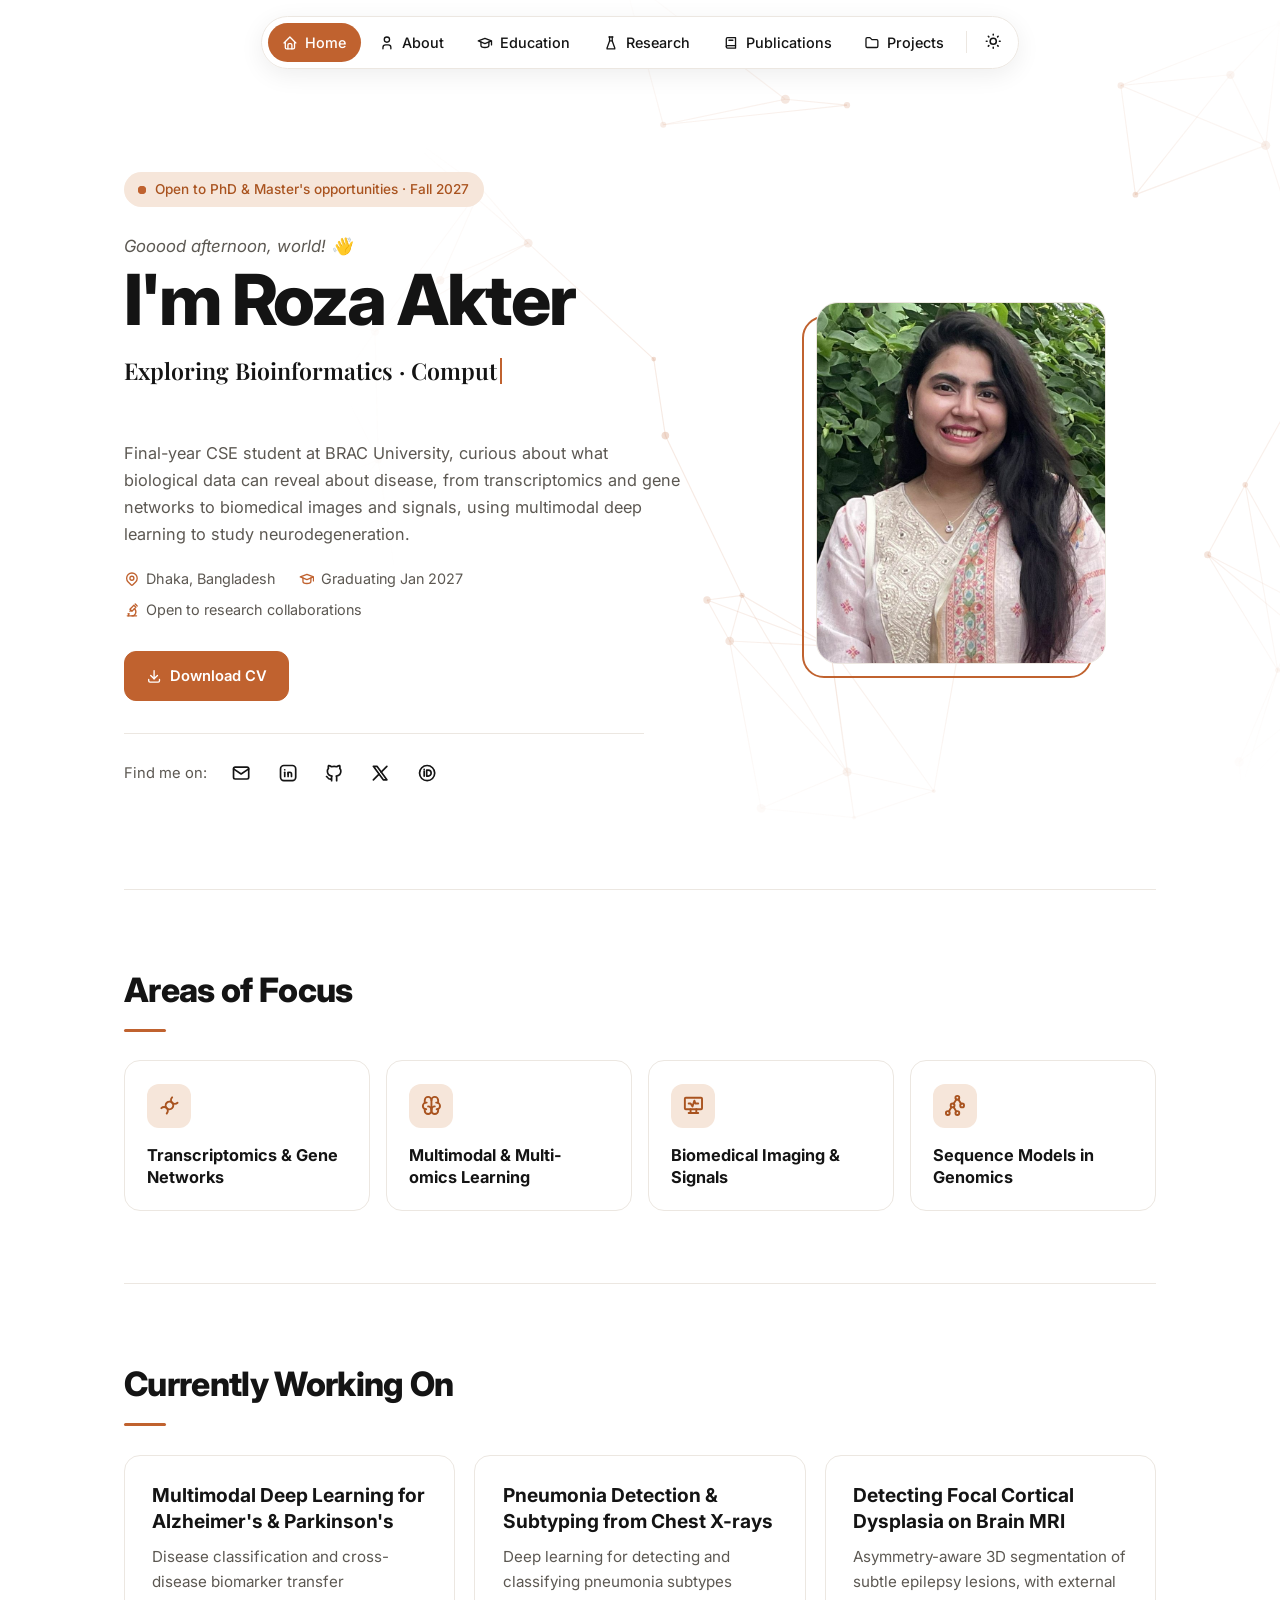
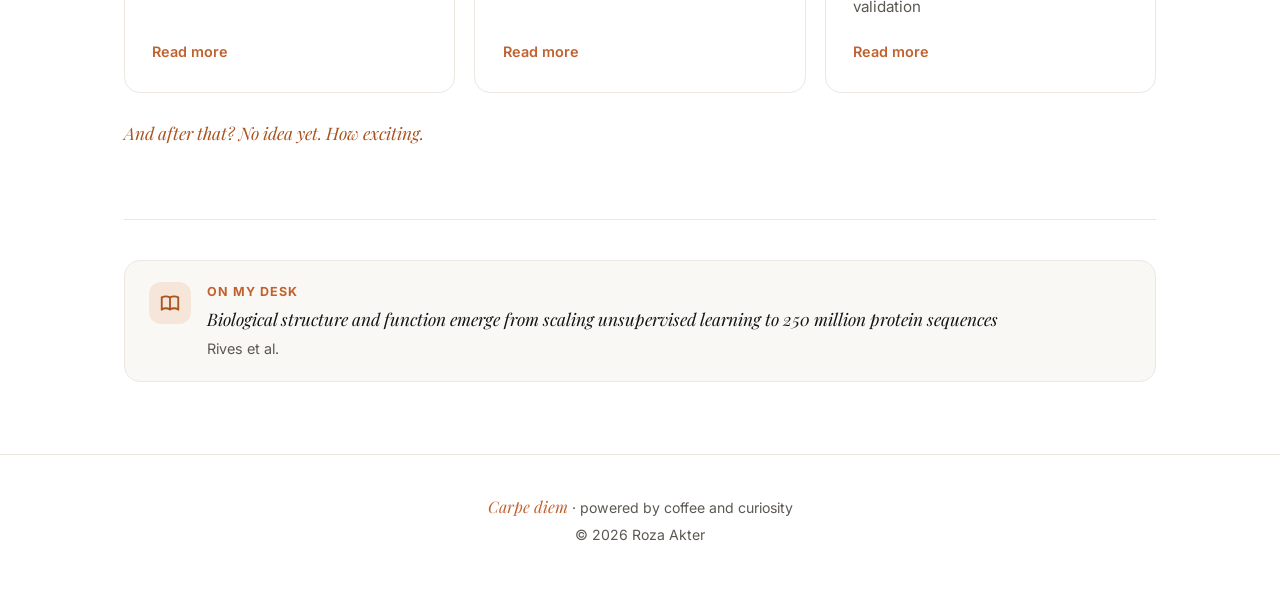
<file: index.html>
<!DOCTYPE html>
<html lang="en">
<head>
<meta charset="UTF-8">
<meta name="viewport" content="width=device-width, initial-scale=1.0">
<title>Roza Akter · Bioinformatics & Computational Biology</title>
<meta name="description" content="Roza Akter, final-year CSE student at BRAC University working on bioinformatics, computational biology, biomedical imaging and signals, and machine learning for health.">
<meta property="og:title" content="Roza Akter · Bioinformatics & Computational Biology">
<meta property="og:description" content="Final-year CSE student at BRAC University. Open to PhD & Master's opportunities, Fall 2027.">
<meta property="og:type" content="website">
<link rel="icon" href="data:image/svg+xml,<svg xmlns='http://www.w3.org/2000/svg' viewBox='0 0 64 64'><rect width='64' height='64' rx='14' fill='%23C0622F'/><text x='50%25' y='56%25' text-anchor='middle' dominant-baseline='middle' font-family='Arial,sans-serif' font-weight='800' font-size='34' fill='white'>R</text></svg>">
<link rel="preconnect" href="https://fonts.googleapis.com">
<link rel="preconnect" href="https://fonts.gstatic.com" crossorigin>
<link href="https://fonts.googleapis.com/css2?family=Inter:wght@400;500;600;700;800&family=Playfair+Display:ital,wght@0,600;1,500&display=swap" rel="stylesheet">
<script>
  /* Apply saved or system theme before the page paints */
  (function(){var t;try{t=localStorage.getItem("theme")}catch(e){}
  if(!t)t=window.matchMedia&&window.matchMedia("(prefers-color-scheme: dark)").matches?"dark":"light";
  document.documentElement.dataset.theme=t;})();
</script>
<link rel="stylesheet" href="assets/css/style.css">
</head>
<body data-page="home">

<header id="site-nav" class="nav-shell"></header>

<main class="wrap">
  <section class="hero">
    <div class="hero-bg net-bg"></div>
    <div id="hero-text"></div>
    <div id="hero-photo" class="photo-wrap"></div>
  </section>

  <section class="section">
    <h2 class="section-title">Areas of Focus</h2>
    <div id="focus-grid" class="focus-grid"></div>
  </section>

  <section class="section">
    <h2 class="section-title">Currently Working On</h2>
    <div id="work-grid" class="work-grid"></div>
  </section>

  <section class="section" style="padding-top:2.5rem">
    <div id="desk"></div>
  </section>
</main>

<footer id="site-footer" class="footer"></footer>

<script src="assets/js/icons.js"></script>
<script src="assets/js/data.js"></script>
<script src="assets/js/main.js"></script>
</body>
</html>
</file>
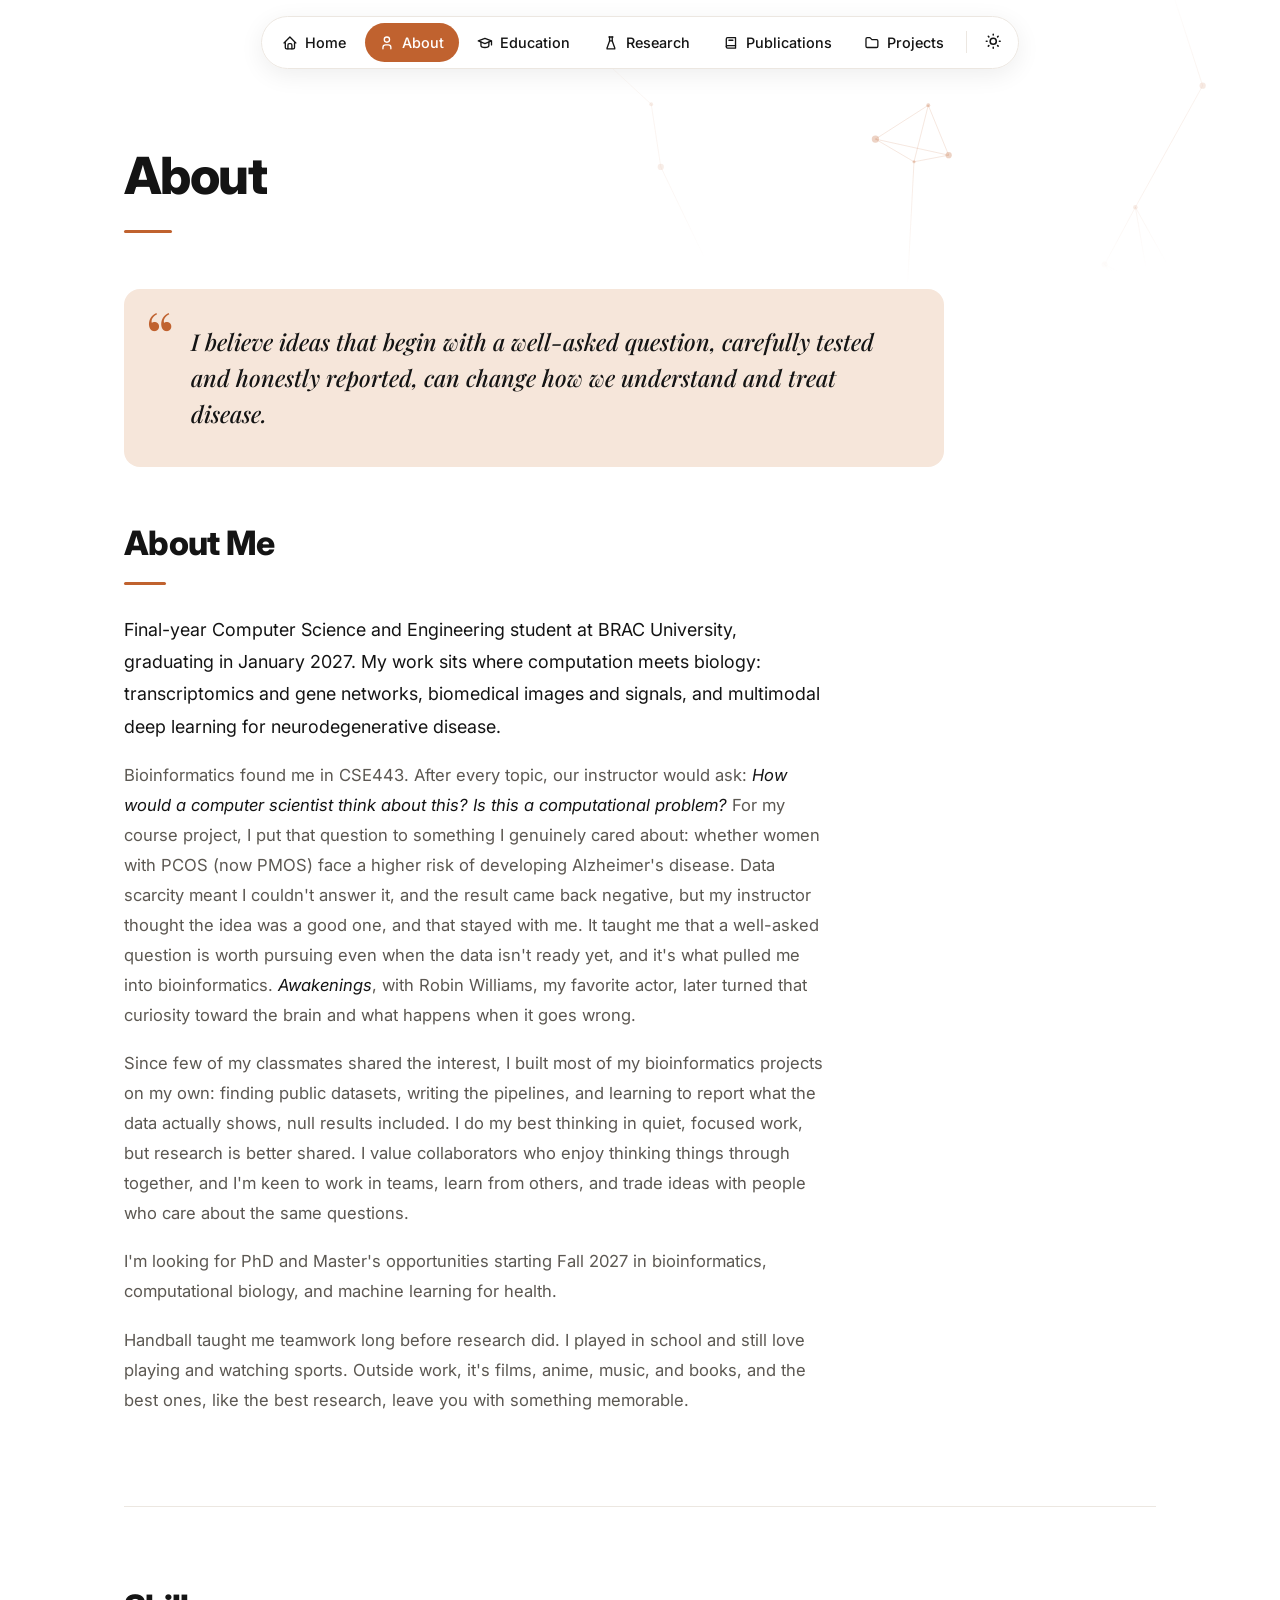
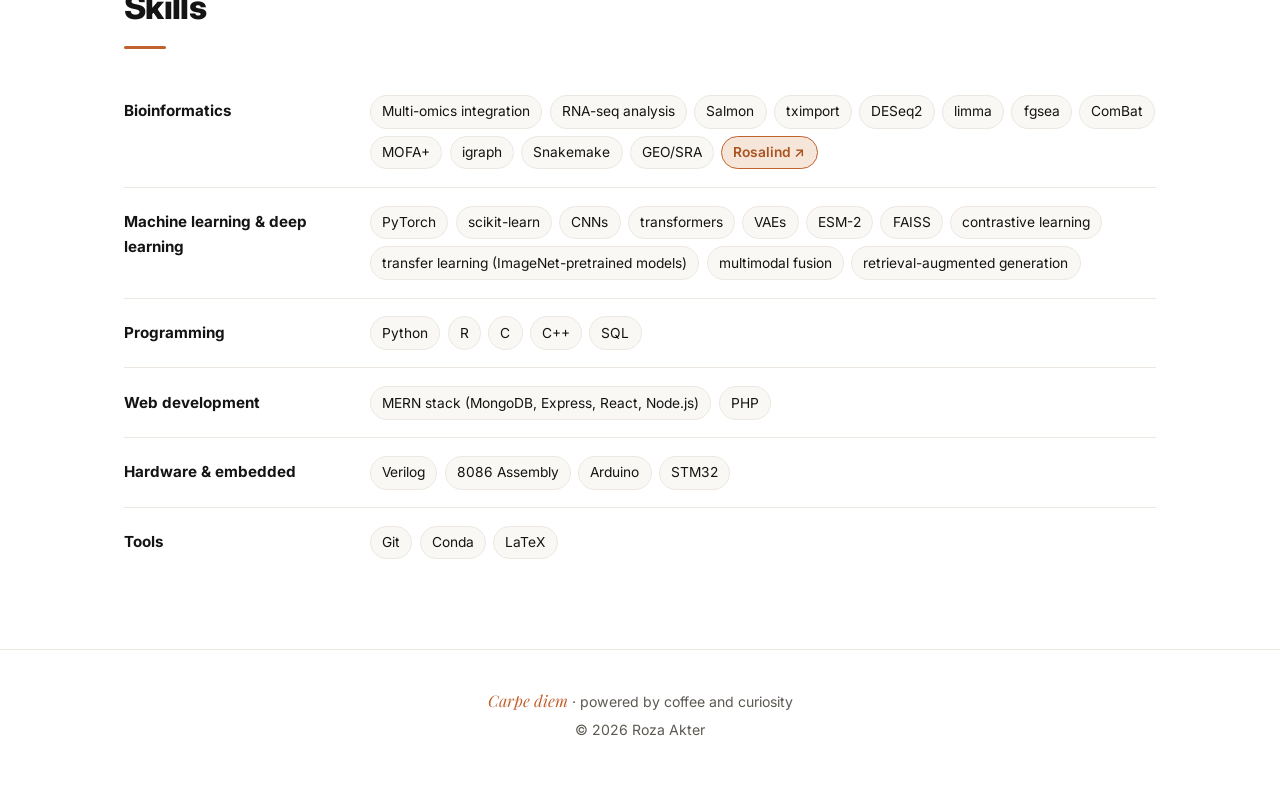
<file: about.html>
<!DOCTYPE html>
<html lang="en">
<head>
<meta charset="UTF-8">
<meta name="viewport" content="width=device-width, initial-scale=1.0">
<title>About · Roza Akter</title>
<meta name="description" content="Roza Akter, final-year CSE student at BRAC University working on bioinformatics, computational biology, biomedical imaging and signals, and machine learning for health.">
<meta property="og:title" content="Roza Akter · Bioinformatics & Computational Biology">
<meta property="og:description" content="Final-year CSE student at BRAC University. Open to PhD & Master's opportunities, Fall 2027.">
<meta property="og:type" content="website">
<link rel="icon" href="data:image/svg+xml,<svg xmlns='http://www.w3.org/2000/svg' viewBox='0 0 64 64'><rect width='64' height='64' rx='14' fill='%23C0622F'/><text x='50%25' y='56%25' text-anchor='middle' dominant-baseline='middle' font-family='Arial,sans-serif' font-weight='800' font-size='34' fill='white'>R</text></svg>">
<link rel="preconnect" href="https://fonts.googleapis.com">
<link rel="preconnect" href="https://fonts.gstatic.com" crossorigin>
<link href="https://fonts.googleapis.com/css2?family=Inter:wght@400;500;600;700;800&family=Playfair+Display:ital,wght@0,600;1,500&display=swap" rel="stylesheet">
<script>
  /* Apply saved or system theme before the page paints */
  (function(){var t;try{t=localStorage.getItem("theme")}catch(e){}
  if(!t)t=window.matchMedia&&window.matchMedia("(prefers-color-scheme: dark)").matches?"dark":"light";
  document.documentElement.dataset.theme=t;})();
</script>
<link rel="stylesheet" href="assets/css/style.css">
</head>
<body data-page="about">

<header id="site-nav" class="nav-shell"></header>

<main class="wrap">
  <header class="page-head"><div class="page-bg net-bg"></div><h1>About</h1></header>

  <section id="belief"></section>

  <section class="section" style="border-top:0;padding-top:2rem">
    <h2 class="section-title">About Me</h2>
    <div id="about-text" class="prose reveal"></div>
  </section>

  <section class="section">
    <h2 class="section-title">Skills</h2>
    <div id="skills"></div>
  </section>
</main>

<footer id="site-footer" class="footer"></footer>

<script src="assets/js/icons.js"></script>
<script src="assets/js/data.js"></script>
<script src="assets/js/main.js"></script>
</body>
</html>
</file>
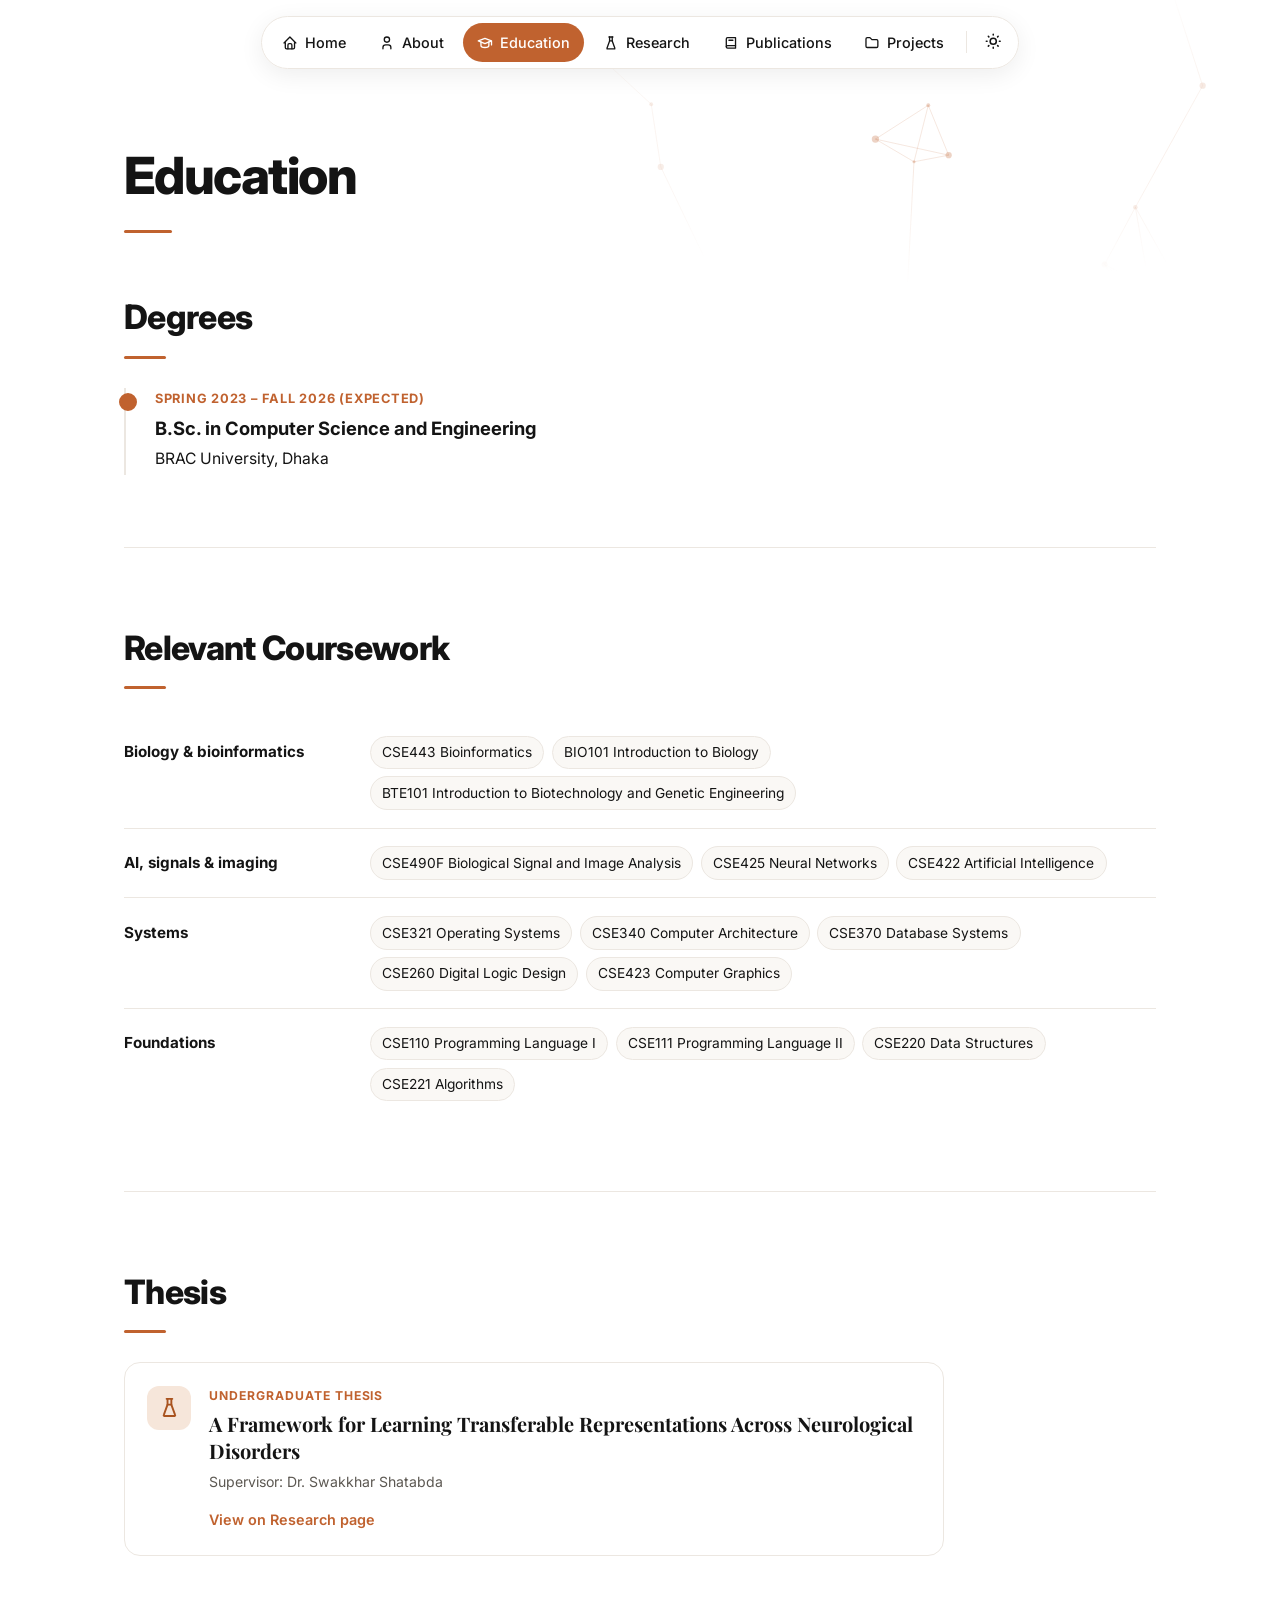
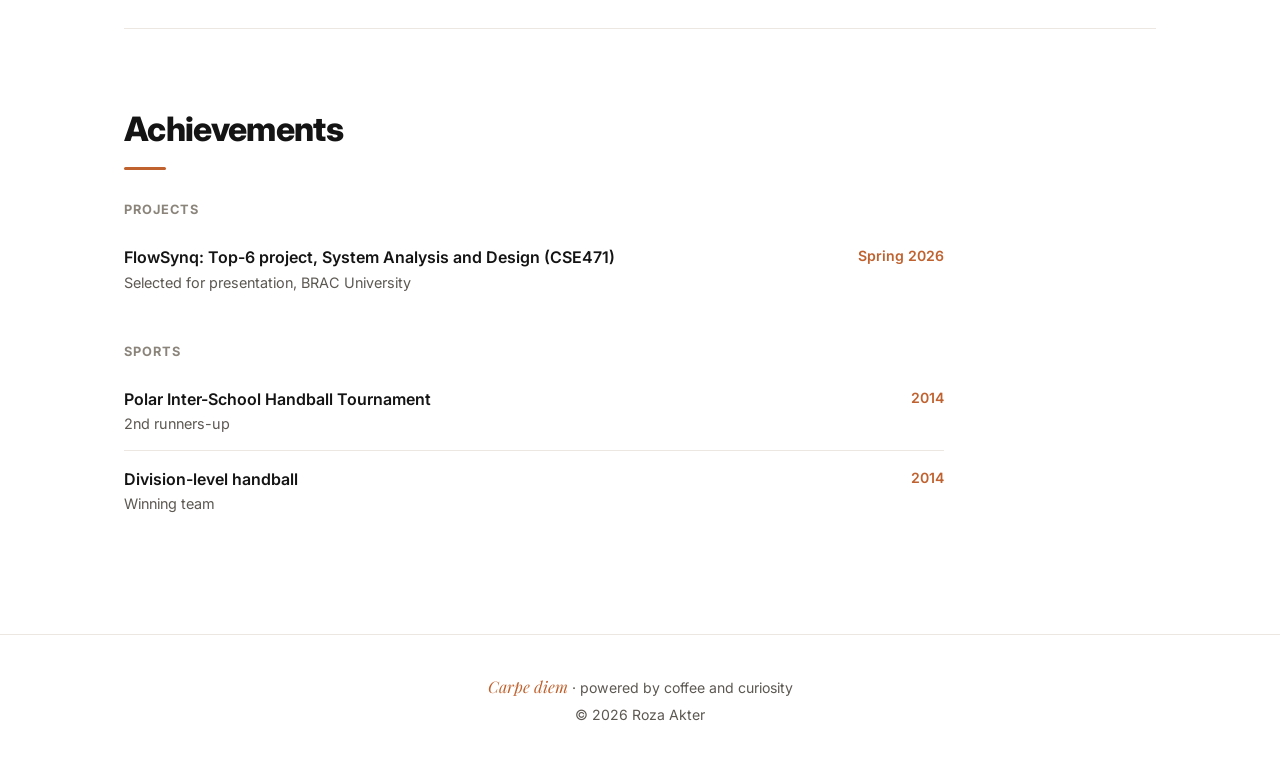
<file: education.html>
<!DOCTYPE html>
<html lang="en">
<head>
<meta charset="UTF-8">
<meta name="viewport" content="width=device-width, initial-scale=1.0">
<title>Education · Roza Akter</title>
<meta name="description" content="Roza Akter, final-year CSE student at BRAC University working on bioinformatics, computational biology, biomedical imaging and signals, and machine learning for health.">
<meta property="og:title" content="Roza Akter · Bioinformatics & Computational Biology">
<meta property="og:description" content="Final-year CSE student at BRAC University. Open to PhD & Master's opportunities, Fall 2027.">
<meta property="og:type" content="website">
<link rel="icon" href="data:image/svg+xml,<svg xmlns='http://www.w3.org/2000/svg' viewBox='0 0 64 64'><rect width='64' height='64' rx='14' fill='%23C0622F'/><text x='50%25' y='56%25' text-anchor='middle' dominant-baseline='middle' font-family='Arial,sans-serif' font-weight='800' font-size='34' fill='white'>R</text></svg>">
<link rel="preconnect" href="https://fonts.googleapis.com">
<link rel="preconnect" href="https://fonts.gstatic.com" crossorigin>
<link href="https://fonts.googleapis.com/css2?family=Inter:wght@400;500;600;700;800&family=Playfair+Display:ital,wght@0,600;1,500&display=swap" rel="stylesheet">
<script>
  /* Apply saved or system theme before the page paints */
  (function(){var t;try{t=localStorage.getItem("theme")}catch(e){}
  if(!t)t=window.matchMedia&&window.matchMedia("(prefers-color-scheme: dark)").matches?"dark":"light";
  document.documentElement.dataset.theme=t;})();
</script>
<link rel="stylesheet" href="assets/css/style.css">
</head>
<body data-page="education">

<header id="site-nav" class="nav-shell"></header>

<main class="wrap">
  <header class="page-head"><div class="page-bg net-bg"></div><h1>Education</h1></header>

  <section class="section" style="border-top:0;padding-top:2rem">
    <h2 class="section-title">Degrees</h2>
    <div id="edu-timeline" class="timeline"></div>
  </section>

  <section id="english" class="section"></section>

  <section class="section">
    <h2 class="section-title">Relevant Coursework</h2>
    <div id="coursework"></div>
  </section>

  <section class="section">
    <h2 class="section-title">Thesis</h2>
    <div id="thesis"></div>
  </section>

  <section class="section">
    <h2 class="section-title">Achievements</h2>
    <div id="achievements"></div>
  </section>
</main>

<footer id="site-footer" class="footer"></footer>

<script src="assets/js/icons.js"></script>
<script src="assets/js/data.js"></script>
<script src="assets/js/main.js"></script>
</body>
</html>
</file>
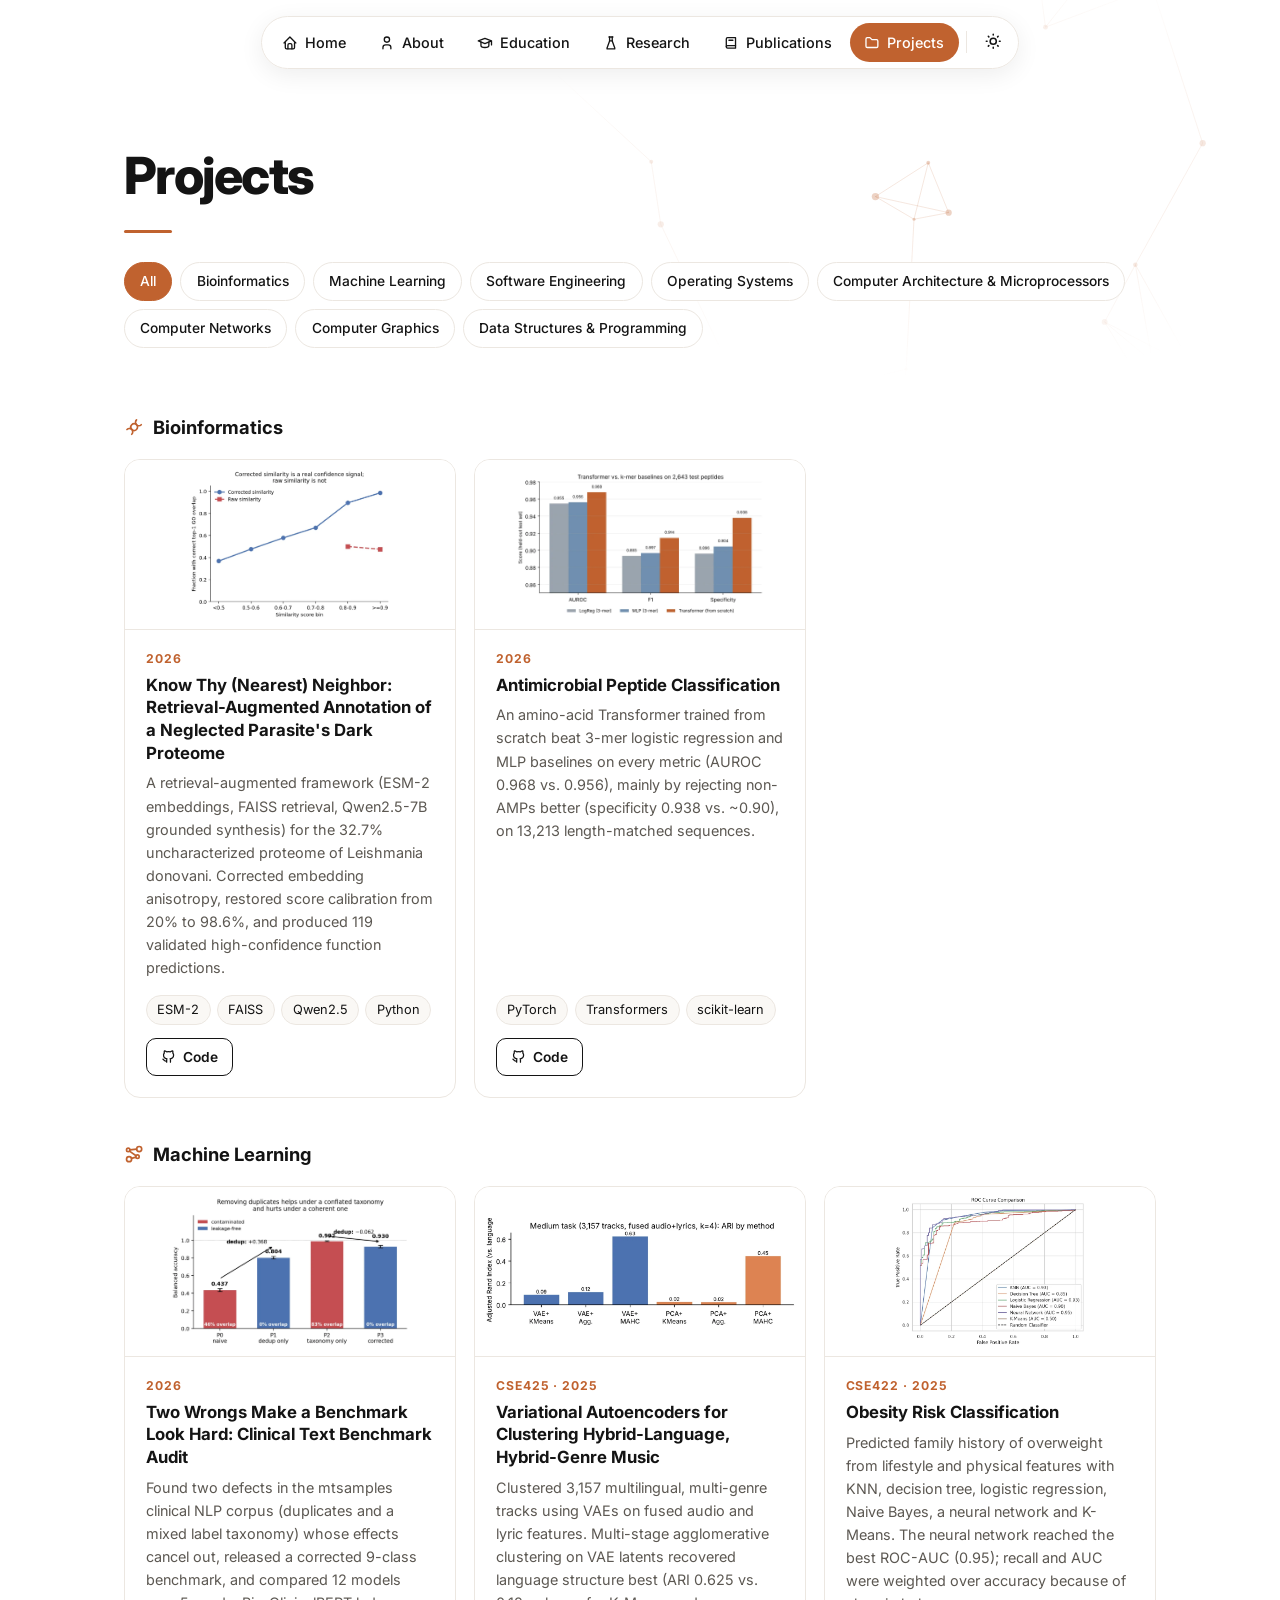
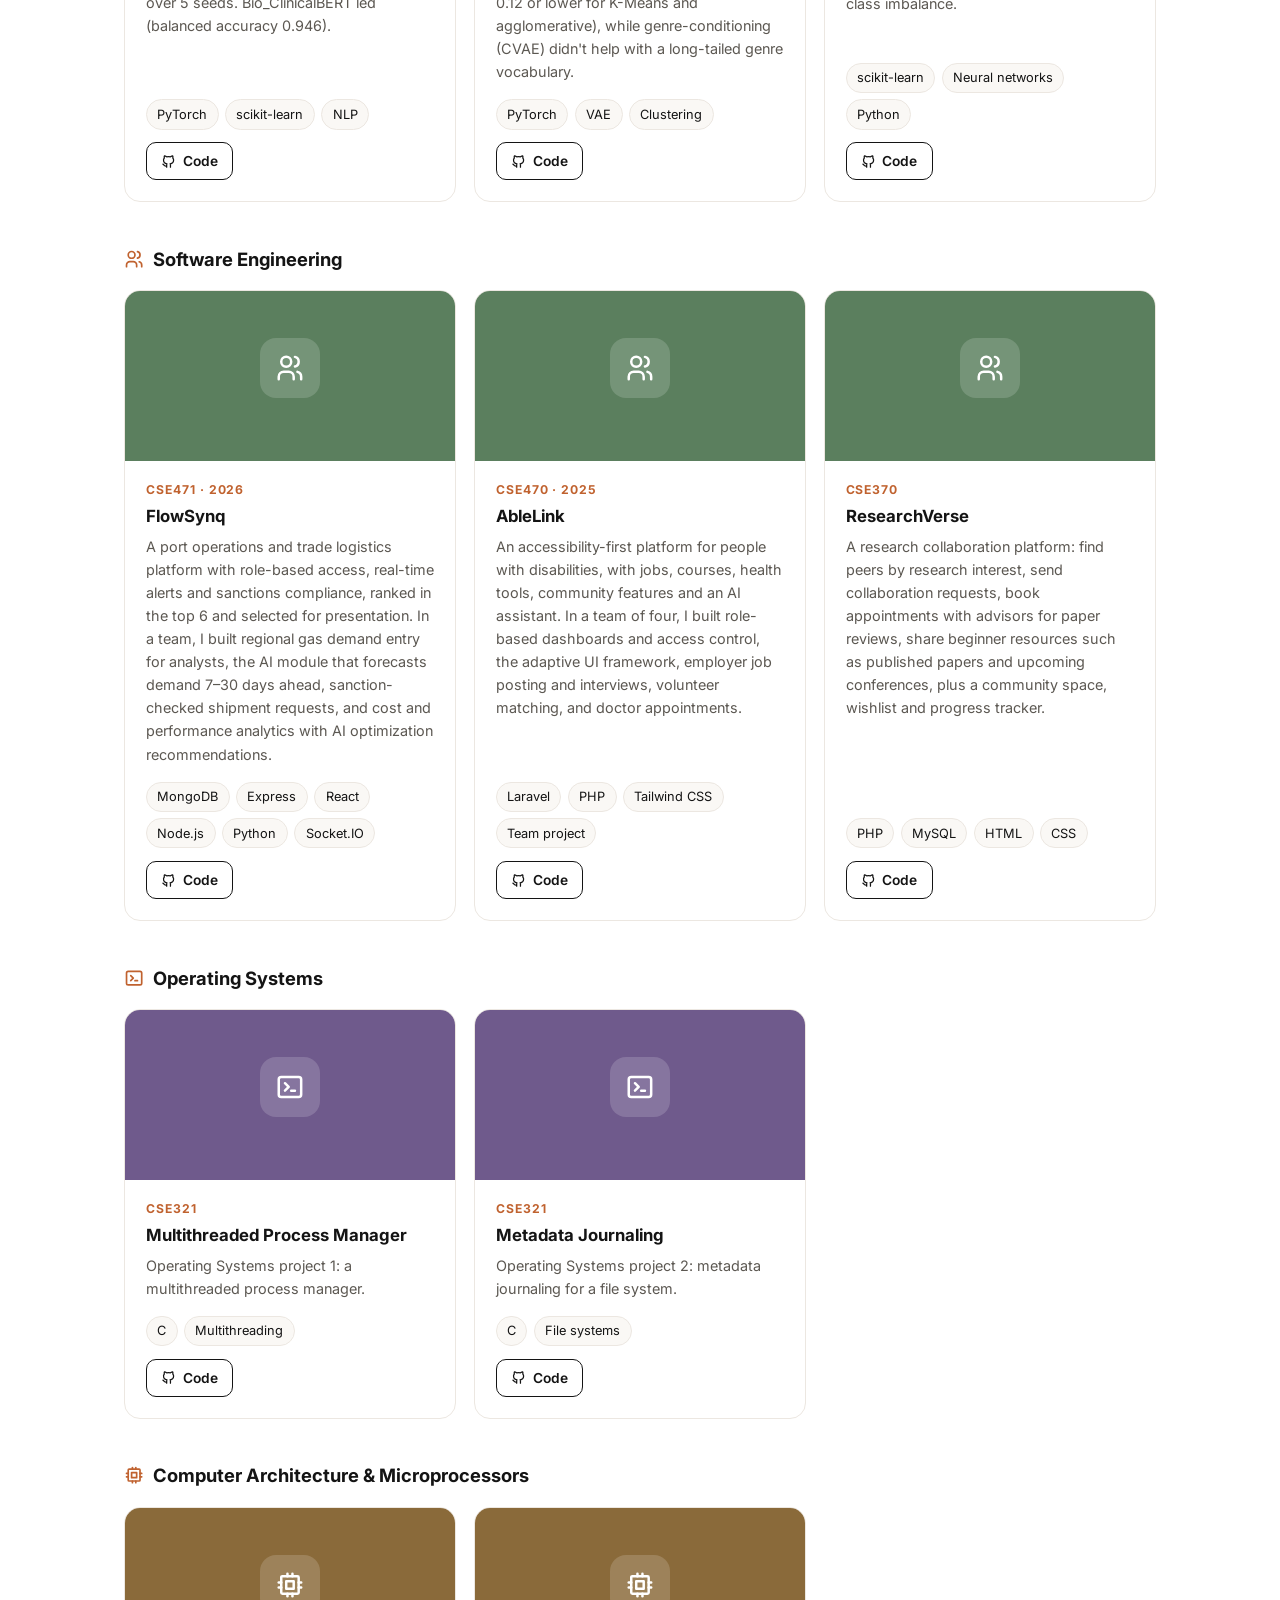
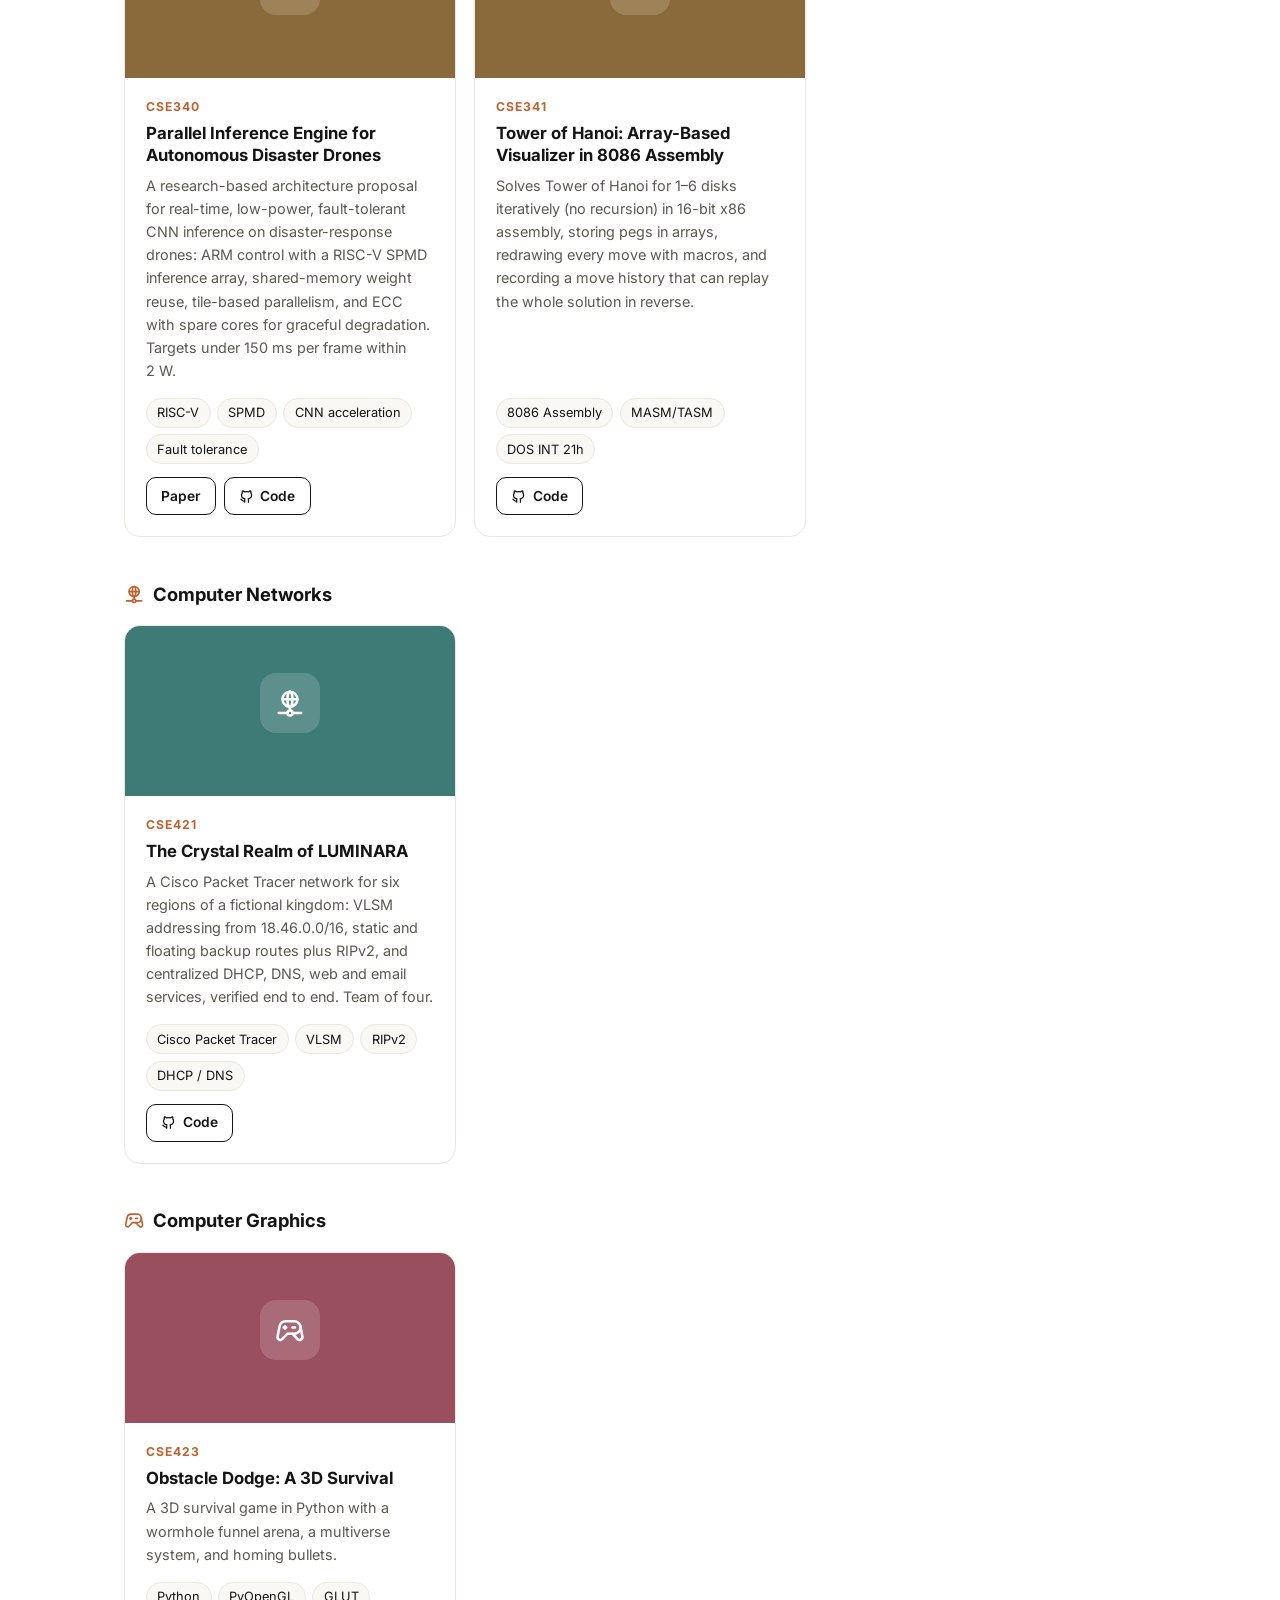
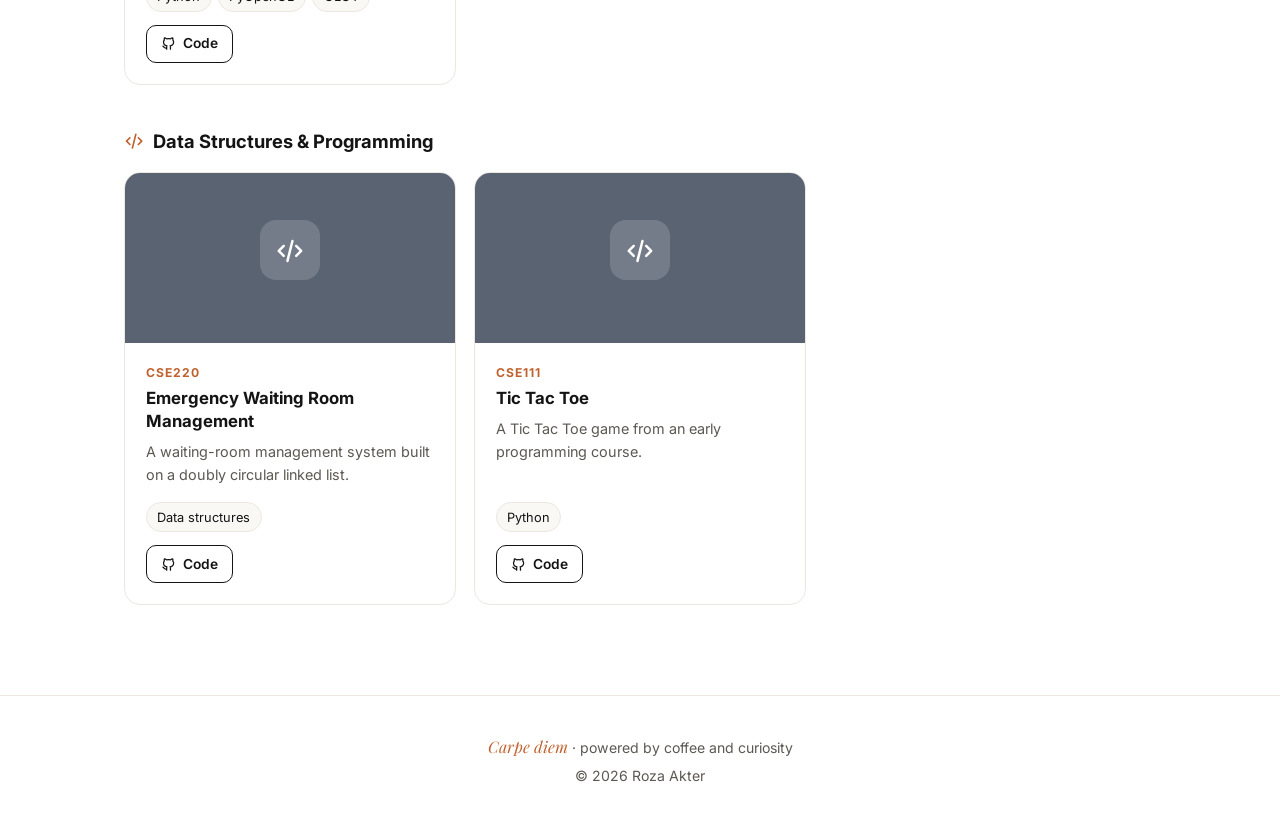
<file: projects.html>
<!DOCTYPE html>
<html lang="en">
<head>
<meta charset="UTF-8">
<meta name="viewport" content="width=device-width, initial-scale=1.0">
<title>Projects · Roza Akter</title>
<meta name="description" content="Roza Akter, final-year CSE student at BRAC University working on bioinformatics, computational biology, biomedical imaging and signals, and machine learning for health.">
<meta property="og:title" content="Roza Akter · Bioinformatics & Computational Biology">
<meta property="og:description" content="Final-year CSE student at BRAC University. Open to PhD & Master's opportunities, Fall 2027.">
<meta property="og:type" content="website">
<link rel="icon" href="data:image/svg+xml,<svg xmlns='http://www.w3.org/2000/svg' viewBox='0 0 64 64'><rect width='64' height='64' rx='14' fill='%23C0622F'/><text x='50%25' y='56%25' text-anchor='middle' dominant-baseline='middle' font-family='Arial,sans-serif' font-weight='800' font-size='34' fill='white'>R</text></svg>">
<link rel="preconnect" href="https://fonts.googleapis.com">
<link rel="preconnect" href="https://fonts.gstatic.com" crossorigin>
<link href="https://fonts.googleapis.com/css2?family=Inter:wght@400;500;600;700;800&family=Playfair+Display:ital,wght@0,600;1,500&display=swap" rel="stylesheet">
<script>
  /* Apply saved or system theme before the page paints */
  (function(){var t;try{t=localStorage.getItem("theme")}catch(e){}
  if(!t)t=window.matchMedia&&window.matchMedia("(prefers-color-scheme: dark)").matches?"dark":"light";
  document.documentElement.dataset.theme=t;})();
</script>
<link rel="stylesheet" href="assets/css/style.css">
</head>
<body data-page="projects">

<header id="site-nav" class="nav-shell"></header>

<main class="wrap">
  <header class="page-head"><div class="page-bg net-bg"></div><h1>Projects</h1>
    <div id="proj-tabs" class="tabs" role="toolbar" aria-label="Filter by category"></div>
  </header>
  <div id="proj-list" style="padding:2.5rem 0 3rem"></div>
</main>

<footer id="site-footer" class="footer"></footer>

<script src="assets/js/icons.js"></script>
<script src="assets/js/data.js"></script>
<script src="assets/js/main.js"></script>
</body>
</html>
</file>
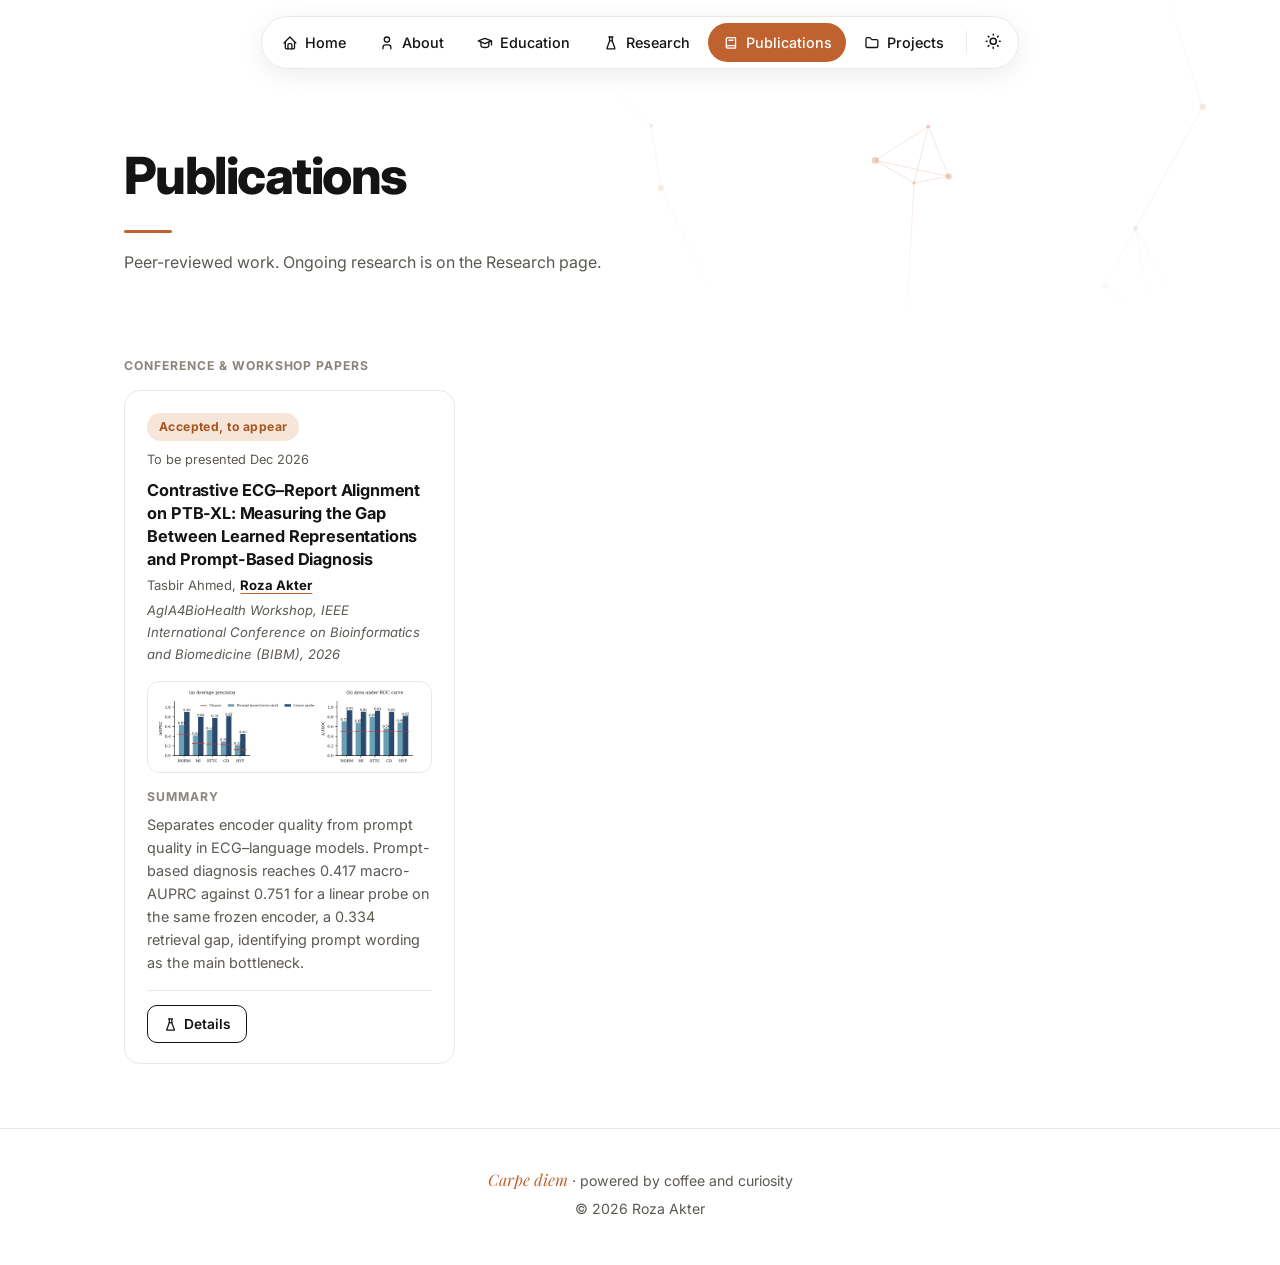
<file: publications.html>
<!DOCTYPE html>
<html lang="en">
<head>
<meta charset="UTF-8">
<meta name="viewport" content="width=device-width, initial-scale=1.0">
<title>Publications · Roza Akter</title>
<meta name="description" content="Roza Akter, final-year CSE student at BRAC University working on bioinformatics, computational biology, biomedical imaging and signals, and machine learning for health.">
<meta property="og:title" content="Roza Akter · Bioinformatics & Computational Biology">
<meta property="og:description" content="Final-year CSE student at BRAC University. Open to PhD & Master's opportunities, Fall 2027.">
<meta property="og:type" content="website">
<link rel="icon" href="data:image/svg+xml,<svg xmlns='http://www.w3.org/2000/svg' viewBox='0 0 64 64'><rect width='64' height='64' rx='14' fill='%23C0622F'/><text x='50%25' y='56%25' text-anchor='middle' dominant-baseline='middle' font-family='Arial,sans-serif' font-weight='800' font-size='34' fill='white'>R</text></svg>">
<link rel="preconnect" href="https://fonts.googleapis.com">
<link rel="preconnect" href="https://fonts.gstatic.com" crossorigin>
<link href="https://fonts.googleapis.com/css2?family=Inter:wght@400;500;600;700;800&family=Playfair+Display:ital,wght@0,600;1,500&display=swap" rel="stylesheet">
<script>
  /* Apply saved or system theme before the page paints */
  (function(){var t;try{t=localStorage.getItem("theme")}catch(e){}
  if(!t)t=window.matchMedia&&window.matchMedia("(prefers-color-scheme: dark)").matches?"dark":"light";
  document.documentElement.dataset.theme=t;})();
</script>
<link rel="stylesheet" href="assets/css/style.css">
</head>
<body data-page="publications">

<header id="site-nav" class="nav-shell"></header>

<main class="wrap">
  <header class="page-head"><div class="page-bg net-bg"></div><h1>Publications</h1><p id="pub-intro" class="pub-intro"></p></header>
  <div id="pub-list" style="padding:2.5rem 0 4rem"></div>
</main>

<footer id="site-footer" class="footer"></footer>

<script src="assets/js/icons.js"></script>
<script src="assets/js/data.js"></script>
<script src="assets/js/main.js"></script>
</body>
</html>
</file>
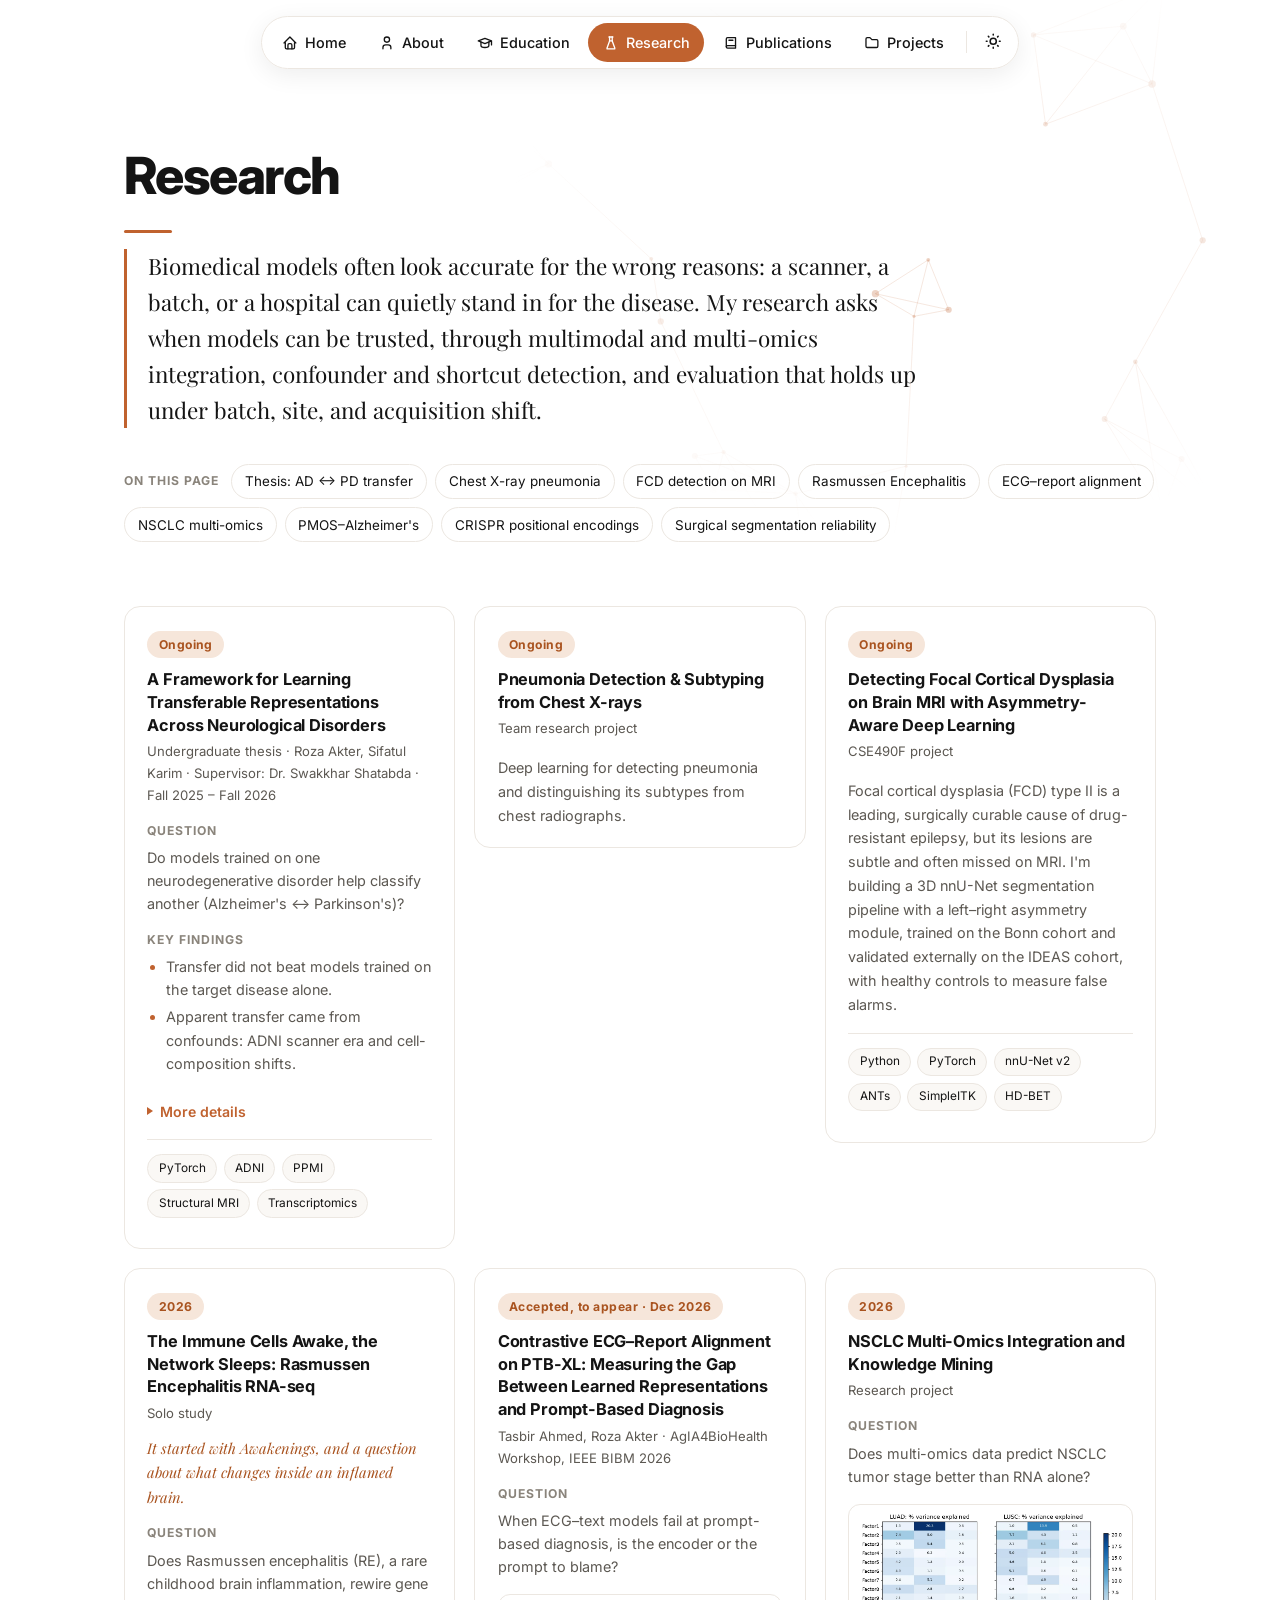
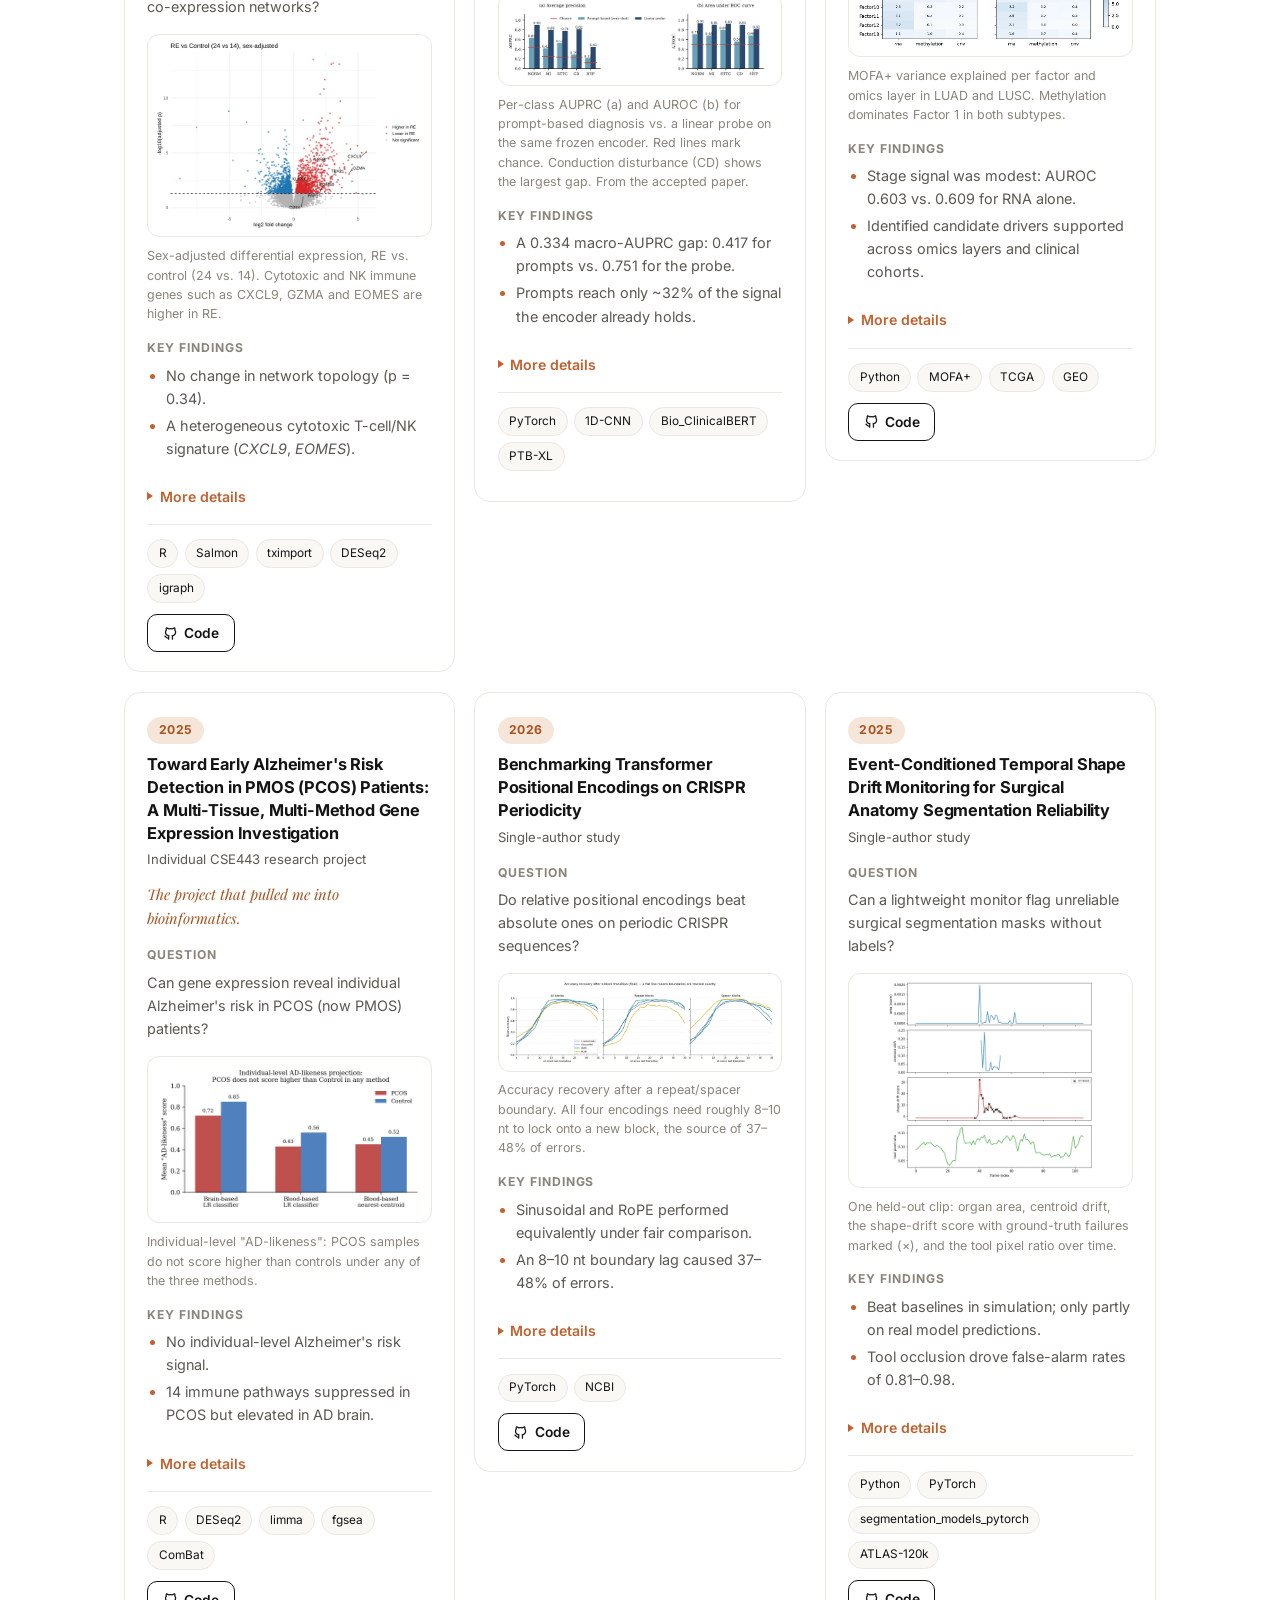
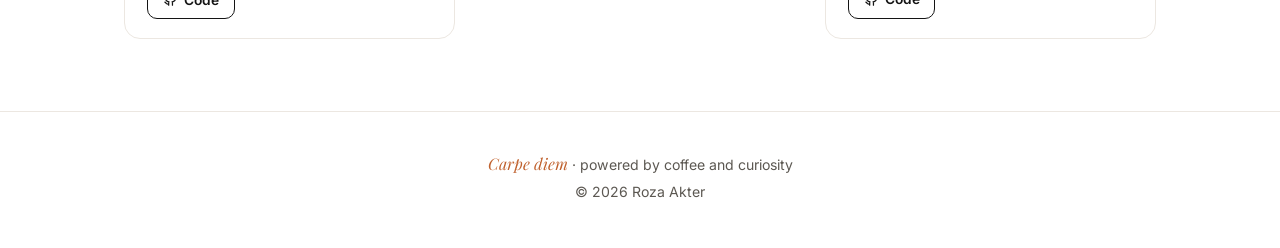
<file: research.html>
<!DOCTYPE html>
<html lang="en">
<head>
<meta charset="UTF-8">
<meta name="viewport" content="width=device-width, initial-scale=1.0">
<title>Research · Roza Akter</title>
<meta name="description" content="Roza Akter, final-year CSE student at BRAC University working on bioinformatics, computational biology, biomedical imaging and signals, and machine learning for health.">
<meta property="og:title" content="Roza Akter · Bioinformatics & Computational Biology">
<meta property="og:description" content="Final-year CSE student at BRAC University. Open to PhD & Master's opportunities, Fall 2027.">
<meta property="og:type" content="website">
<link rel="icon" href="data:image/svg+xml,<svg xmlns='http://www.w3.org/2000/svg' viewBox='0 0 64 64'><rect width='64' height='64' rx='14' fill='%23C0622F'/><text x='50%25' y='56%25' text-anchor='middle' dominant-baseline='middle' font-family='Arial,sans-serif' font-weight='800' font-size='34' fill='white'>R</text></svg>">
<link rel="preconnect" href="https://fonts.googleapis.com">
<link rel="preconnect" href="https://fonts.gstatic.com" crossorigin>
<link href="https://fonts.googleapis.com/css2?family=Inter:wght@400;500;600;700;800&family=Playfair+Display:ital,wght@0,600;1,500&display=swap" rel="stylesheet">
<script>
  /* Apply saved or system theme before the page paints */
  (function(){var t;try{t=localStorage.getItem("theme")}catch(e){}
  if(!t)t=window.matchMedia&&window.matchMedia("(prefers-color-scheme: dark)").matches?"dark":"light";
  document.documentElement.dataset.theme=t;})();
</script>
<link rel="stylesheet" href="assets/css/style.css">
</head>
<body data-page="research">

<header id="site-nav" class="nav-shell"></header>

<main class="wrap">
  <header class="page-head"><div class="page-bg net-bg"></div><h1>Research</h1>
    <div id="statement"></div>
    <nav id="toc" class="toc" aria-label="Research entries"></nav>
  </header>

  <section class="section" style="border-top:0;padding-top:2.5rem">
    <div id="research-list" class="r-grid"></div>
  </section>
</main>

<footer id="site-footer" class="footer"></footer>

<script src="assets/js/icons.js"></script>
<script src="assets/js/data.js"></script>
<script src="assets/js/main.js"></script>
</body>
</html>
</file>
<file: assets/css/style.css>
/* ============ Colors (change these to restyle the whole site) ============ */
:root{
  --bg:#FFFFFF;
  --surface:#FAF8F5;
  --card:#FFFFFF;
  --text:#141414;
  --muted:#5C5852;
  --soft:#8A847B;
  --line:#ECE7E1;
  --accent:#C0622F;        /* burnt orange */
  --accent-strong:#A9531F;
  --accent-soft:#F6E6DA;   /* pale peach */
  --on-accent:#FFFFFF;
  --shadow:0 6px 24px rgba(20,20,20,.07);
  --radius:16px;
  --sans:'Inter',system-ui,-apple-system,'Segoe UI',sans-serif;
  --display:'Inter',system-ui,sans-serif;
  --serif:'Playfair Display',Georgia,serif;
}
[data-theme="dark"]{
  --bg:#131211;
  --surface:#1A1917;
  --card:#1E1C1A;
  --text:#F3EFE9;
  --muted:#B4ADA3;
  --soft:#8D867C;
  --line:#2E2B28;
  --accent:#DE8653;
  --accent-strong:#E99A6B;
  --accent-soft:#3A2619;
  --on-accent:#1A1110;
  --shadow:0 6px 24px rgba(0,0,0,.35);
}

*{box-sizing:border-box}
html{scroll-behavior:smooth}
body{
  margin:0;overflow-x:hidden;background:var(--bg);color:var(--text);
  font-family:var(--sans);font-size:16px;line-height:1.65;
  -webkit-font-smoothing:antialiased;
  transition:background .3s ease,color .3s ease;
}
a{color:inherit}
img{max-width:100%;display:block}
.icon{width:1.1em;height:1.1em;flex:none;vertical-align:-0.15em}
.wrap{max-width:1080px;margin:0 auto;padding:0 1.5rem}
::selection{background:var(--accent-soft)}
:focus-visible{outline:2px solid var(--accent);outline-offset:3px;border-radius:6px}

/* ============ Floating pill nav ============ */
.nav-shell{position:sticky;top:0;z-index:50;display:flex;justify-content:center;padding:1rem .75rem 0;pointer-events:none}
.nav{
  pointer-events:auto;display:flex;align-items:center;gap:.25rem;
  background:color-mix(in srgb,var(--card) 92%,transparent);
  backdrop-filter:blur(10px);-webkit-backdrop-filter:blur(10px);
  border:1px solid var(--line);border-radius:999px;padding:.35rem;box-shadow:var(--shadow);
}
.nav a{
  display:flex;align-items:center;gap:.45rem;text-decoration:none;color:var(--text);
  font-size:.9rem;font-weight:500;padding:.5rem .9rem;border-radius:999px;
  transition:background .2s ease,color .2s ease;
}
.nav a:hover{background:var(--surface)}
.nav a.active{background:var(--accent);color:var(--on-accent)}
.nav .sep{width:1px;height:22px;background:var(--line);margin:0 .2rem}
.theme-btn{
  display:grid;place-items:center;width:38px;height:38px;border-radius:999px;border:0;
  background:transparent;color:var(--text);cursor:pointer;font-size:1.05rem;
}
.theme-btn:hover{background:var(--surface)}
.theme-btn .moon{display:none}
[data-theme="dark"] .theme-btn .sun{display:none}
[data-theme="dark"] .theme-btn .moon{display:inline}
@media (max-width:900px){
  .nav a span{display:none}
  .nav a{padding:.55rem .65rem}
  .nav a .icon{width:1.2em;height:1.2em}
}

/* ============ Hero ============ */
.hero{position:relative;isolation:isolate}
.hero-bg{
  position:absolute;z-index:-1;top:-6rem;bottom:0;left:50%;width:100vw;transform:translateX(-50%);
  pointer-events:none;
  -webkit-mask-image:radial-gradient(ellipse 60% 70% at 72% 45%,#000 25%,transparent 75%);
          mask-image:radial-gradient(ellipse 60% 70% at 72% 45%,#000 25%,transparent 75%);
}
.hero-bg svg{width:100%;height:100%;display:block}
.net-edges line{stroke:var(--accent);stroke-width:1;opacity:.16}
.net-nodes circle{fill:var(--accent);opacity:.28}
[data-theme="dark"] .net-edges line{opacity:.2}
[data-theme="dark"] .net-nodes circle{opacity:.32}
@media (max-width:860px){
  .hero-bg{-webkit-mask-image:radial-gradient(ellipse 90% 45% at 50% 20%,#000 20%,transparent 75%);mask-image:radial-gradient(ellipse 90% 45% at 50% 20%,#000 20%,transparent 75%)}
}
.hero{display:grid;grid-template-columns:1.2fr .8fr;gap:3.5rem;align-items:center;padding:4.5rem 0 4rem;min-height:calc(100vh - 80px)}
.badge{
  display:inline-flex;align-items:center;gap:.55rem;
  background:var(--accent-soft);color:var(--accent-strong);
  font-size:.85rem;font-weight:500;padding:.38rem .9rem;border-radius:999px;
}
.badge .dot{width:8px;height:8px;border-radius:50%;background:var(--accent);position:relative}
.badge .dot::after{content:"";position:absolute;inset:0;border-radius:50%;background:var(--accent);animation:pulse 2s ease-out infinite}
@keyframes pulse{0%{transform:scale(1);opacity:.7}100%{transform:scale(2.6);opacity:0}}

.greeting{margin:1.6rem 0 .2rem;font-style:italic;color:var(--muted);font-size:1.05rem}
.hero h1{font-family:var(--display);font-weight:800;font-size:clamp(2.6rem,6.4vw,4.4rem);line-height:1.04;letter-spacing:-.03em;margin:0}
.typing{
  font-family:var(--serif);font-weight:600;font-size:clamp(1.15rem,2.1vw,1.45rem);
  line-height:1.45;margin:1.1rem 0 0;min-height:3em;max-width:46ch;
}
.typing .prefix{color:var(--text)}
.typing .typed{color:var(--text)}
.cursor{display:inline-block;width:2px;height:1.1em;background:var(--accent);margin-left:3px;vertical-align:-0.15em;animation:blink 1s steps(1) infinite}
@keyframes blink{50%{opacity:0}}
.bio{color:var(--muted);font-size:1.02rem;max-width:56ch;margin:1rem 0 0}
.info{display:flex;flex-wrap:wrap;gap:.5rem 1.4rem;margin:1.2rem 0 0;padding:0;list-style:none;font-size:.9rem;color:var(--muted)}
.info li{display:flex;align-items:center;gap:.4rem}
.info .icon{color:var(--accent)}

.actions{display:flex;flex-wrap:wrap;gap:.8rem;margin-top:1.8rem}
.btn{
  display:inline-flex;align-items:center;gap:.5rem;text-decoration:none;cursor:pointer;
  font:inherit;font-size:.92rem;font-weight:600;padding:.75rem 1.3rem;border-radius:12px;
  border:1.5px solid var(--text);transition:background .2s,color .2s,border-color .2s;
}
.btn-primary{background:var(--accent);border-color:var(--accent);color:var(--on-accent)}
.btn-primary:hover{background:var(--accent-strong);border-color:var(--accent-strong)}
.btn-outline{background:transparent;color:var(--text)}
.btn-outline:hover{border-color:var(--accent);color:var(--accent)}
.btn:hover,.hop:hover{animation:hop .45s ease}
@keyframes hop{0%{transform:translateY(0)}35%{transform:translateY(-6px)}65%{transform:translateY(1px)}100%{transform:translateY(0)}}

.divider{height:1px;background:var(--line);margin:2rem 0 1.2rem;max-width:520px}
.findme{display:flex;align-items:center;flex-wrap:wrap;gap:.4rem}
.findme .label{font-size:.92rem;color:var(--muted);margin-right:.5rem}
.findme a{
  display:grid;place-items:center;width:40px;height:40px;border-radius:12px;color:var(--text);
  font-size:1.15rem;transition:background .2s,color .2s;
}
.findme a:hover{background:var(--accent-soft);color:var(--accent-strong)}

/* Photo: rounded rectangle with offset orange outline */
.photo-wrap{position:relative;justify-self:center;width:min(100%,290px);aspect-ratio:4/5}
.photo-wrap::before{
  content:"";position:absolute;inset:0;transform:translate(-14px,14px);
  border:2px solid var(--accent);border-radius:22px;
}
.photo{position:relative;width:100%;height:100%;border-radius:22px;overflow:hidden;background:var(--surface);border:1px solid var(--line)}
.photo img{position:relative;z-index:1;width:100%;height:100%;object-fit:cover;object-position:center top}
.photo .placeholder{position:absolute;inset:0;display:flex;flex-direction:column;align-items:center;justify-content:center;gap:.4rem;color:var(--soft);font-size:.85rem}
.photo .placeholder .icon{width:84px;height:84px;stroke-width:1.2}

@media (max-width:860px){
  .hero{grid-template-columns:1fr;gap:2.5rem;padding-top:3rem;min-height:0}
  .photo-wrap{order:-1;width:min(60%,220px)}
  .typing{min-height:0}
}

/* ============ Sections ============ */
.section{padding:4.5rem 0;border-top:1px solid var(--line)}
.section-title{font-family:var(--display);font-weight:800;font-size:clamp(1.6rem,3vw,2.1rem);letter-spacing:-.02em;margin:0 0 1.8rem}
.section-title::after{content:"";display:block;width:42px;height:3px;border-radius:3px;background:var(--accent);margin-top:.7rem}

.focus-grid{display:grid;grid-template-columns:repeat(4,1fr);gap:1rem}
@media (max-width:980px){.focus-grid{grid-template-columns:repeat(2,1fr)}}
@media (max-width:520px){.focus-grid{grid-template-columns:1fr}}
.card{
  background:var(--card);border:1px solid var(--line);border-radius:var(--radius);padding:1.4rem;
  transition:transform .25s ease,box-shadow .25s ease,border-color .25s ease;
}
.card:hover{transform:translateY(-4px);box-shadow:var(--shadow);border-color:color-mix(in srgb,var(--accent) 35%,var(--line))}
.card .ic{display:grid;place-items:center;width:44px;height:44px;border-radius:12px;background:var(--accent-soft);color:var(--accent-strong);font-size:1.3rem;margin-bottom:1rem}
.card h3{font-size:1.02rem;line-height:1.35;margin:0 0 .45rem;font-weight:700}
.focus-grid .card h3{margin-bottom:0}
.card p{margin:0;font-size:.88rem;color:var(--muted)}

.work-grid{display:grid;grid-template-columns:repeat(auto-fit,minmax(300px,1fr));gap:1.2rem}
.work-card{display:flex;flex-direction:column;padding:1.7rem}
.work-card h3{font-size:1.2rem;margin-bottom:.6rem}
.work-card p{font-size:.95rem;margin-bottom:1.3rem}
.more{margin-top:auto;font-size:.9rem;font-weight:600;color:var(--accent);text-decoration:none;align-self:flex-start;border-bottom:1.5px solid transparent;transition:border-color .2s}
.more:hover{border-color:var(--accent)}

.work-tagline{margin:1.6rem 0 0;font-family:var(--serif);font-style:italic;font-size:1.08rem;color:var(--accent-strong)}
.desk{
  display:flex;align-items:flex-start;gap:1rem;background:var(--surface);border:1px solid var(--line);
  border-radius:var(--radius);padding:1.3rem 1.5rem;
}
.desk .ic{display:grid;place-items:center;width:42px;height:42px;border-radius:12px;background:var(--accent-soft);color:var(--accent-strong);font-size:1.25rem;flex:none}
.desk .lbl{font-size:.78rem;letter-spacing:.08em;text-transform:uppercase;font-weight:700;color:var(--accent)}
.desk .what{font-family:var(--serif);font-style:italic;font-size:1.08rem;margin:.15rem 0 .2rem}
.desk .who{font-size:.9rem;color:var(--muted)}
.desk .who a{color:var(--accent);font-weight:600;text-decoration:none;margin-left:.4rem}
.desk .who a:hover{text-decoration:underline}


/* ============ Inner pages ============ */
.page-head{position:relative;isolation:isolate;padding:4rem 0 1.5rem}
.page-bg{
  position:absolute;z-index:-1;top:-6rem;bottom:-6rem;left:50%;width:100vw;transform:translateX(-50%);pointer-events:none;
  -webkit-mask-image:radial-gradient(ellipse 50% 60% at 74% 40%,#000 15%,transparent 70%);
          mask-image:radial-gradient(ellipse 50% 60% at 74% 40%,#000 15%,transparent 70%);
}
.page-bg svg{width:100%;height:100%;display:block}
@media (max-width:860px){.page-bg{-webkit-mask-image:radial-gradient(ellipse 80% 80% at 80% 30%,#000 15%,transparent 70%);mask-image:radial-gradient(ellipse 80% 80% at 80% 30%,#000 15%,transparent 70%)}}
.page-head h1{font-family:var(--display);font-weight:800;font-size:clamp(2.2rem,5vw,3.2rem);letter-spacing:-.03em;margin:0}
.page-head h1::after{content:"";display:block;width:48px;height:3px;border-radius:3px;background:var(--accent);margin-top:.8rem}

/* About: belief quote */
.belief{position:relative;max-width:820px;margin:2rem 0 1rem;padding:2.2rem 2.4rem 2.2rem 4.2rem;background:var(--accent-soft);border-radius:var(--radius)}
.belief .qmark{position:absolute;left:1.3rem;top:.6rem;font-family:var(--serif);font-size:4.5rem;line-height:1;color:var(--accent)}
.belief p{margin:0;font-family:var(--serif);font-style:italic;font-weight:500;font-size:clamp(1.15rem,2.2vw,1.45rem);line-height:1.55;color:var(--text);max-width:56ch}
[data-theme="dark"] .belief p{color:var(--text)}

/* About: prose */
.prose{max-width:70ch}
.prose p{margin:0 0 1.15rem;font-size:1.04rem;color:var(--muted);line-height:1.8}
.prose p:first-child{color:var(--text);font-size:1.12rem}
.prose em{color:var(--text)}

/* About: skills */
.skill-row{display:grid;grid-template-columns:230px 1fr;gap:1rem;padding:1.1rem 0;border-bottom:1px solid var(--line);align-items:baseline}
.skill-row:last-child{border-bottom:0}
.skill-row h3{margin:0;font-size:.95rem;font-weight:700}
.skill-row ul{list-style:none;margin:0;padding:0;display:flex;flex-wrap:wrap;gap:.45rem}
.skill-row li{font-size:.86rem;padding:.28rem .7rem;border-radius:999px;background:var(--surface);border:1px solid var(--line);color:var(--text)}
.skill-row li.skill-link{padding:0;border-color:var(--accent);background:var(--accent-soft)}
.skill-row li.skill-link a{display:block;padding:.28rem .7rem;color:var(--accent-strong);text-decoration:none;font-weight:600}
.skill-row li.skill-link a:hover{text-decoration:underline}
@media (max-width:700px){.skill-row{grid-template-columns:1fr;gap:.6rem}.belief{padding:2rem 1.4rem 1.6rem 1.6rem}.belief .qmark{position:static;display:block;height:2.2rem}}


/* Education: timeline */
.timeline{position:relative;padding-left:1.8rem;border-left:2px solid var(--line);max-width:760px}
.tl-item{position:relative;padding:0 0 2.2rem}
.tl-item:last-child{padding-bottom:.2rem}
.tl-item::before{content:"";position:absolute;left:calc(-1.8rem - 7px);top:.35rem;width:12px;height:12px;border-radius:50%;background:var(--bg);border:3px solid var(--accent)}
.tl-item:first-child::before{background:var(--accent)}
.tl-when{font-size:.8rem;font-weight:700;letter-spacing:.06em;text-transform:uppercase;color:var(--accent)}
.tl-item h3{margin:.25rem 0 .15rem;font-size:1.15rem;font-weight:700}
.tl-where{color:var(--text);font-size:.98rem}
.tl-detail{color:var(--muted);font-size:.92rem;margin-top:.2rem}

/* Education: info cards (thesis, English) */
.info-card{display:flex;gap:1.1rem;align-items:flex-start;max-width:820px}
.info-card .ic{margin-bottom:0;flex:none}
.info-card h3{margin:0 0 .35rem}
.info-card p{margin:0 0 .8rem}
.kicker{font-size:.76rem;font-weight:700;letter-spacing:.08em;text-transform:uppercase;color:var(--accent);margin-bottom:.3rem}
.thesis-title{font-family:var(--serif);font-weight:600;font-size:1.25rem!important;line-height:1.4}

/* Education: achievements */
.ach-group{margin-bottom:2rem;max-width:820px}
.ach-group h3{font-size:.8rem;font-weight:700;letter-spacing:.08em;text-transform:uppercase;color:var(--soft);margin:0 0 .6rem}
.ach-group ul{list-style:none;margin:0;padding:0}
.ach-group li{display:flex;justify-content:space-between;gap:1rem;padding:.9rem 0;border-bottom:1px solid var(--line)}
.ach-group li:last-child{border-bottom:0}
.ach-title{font-weight:600}
.ach-note{color:var(--muted);font-size:.9rem}
.ach-when{color:var(--accent);font-size:.88rem;font-weight:600;white-space:nowrap}
@media (max-width:600px){.ach-group li{flex-direction:column;gap:.2rem}}


/* Research page */
.statement{font-family:var(--serif);font-size:clamp(1.15rem,2.1vw,1.4rem);line-height:1.6;max-width:62ch;margin:1rem 0 0;color:var(--text);border-left:3px solid var(--accent);padding-left:1.3rem}
.toc{display:flex;flex-wrap:wrap;align-items:center;gap:.5rem;margin:2.2rem 0 0}
.toc-label{font-size:.76rem;font-weight:700;letter-spacing:.08em;text-transform:uppercase;color:var(--soft);margin-right:.3rem}
.toc a{font-size:.84rem;text-decoration:none;padding:.35rem .8rem;border-radius:999px;border:1px solid var(--line);color:var(--text);transition:border-color .2s,color .2s,background .2s}
.toc a:hover{border-color:var(--accent);color:var(--accent);background:var(--accent-soft)}
.r-entry{scroll-margin-top:100px;background:var(--card);border:1px solid var(--line);border-radius:var(--radius);padding:2rem 2.1rem;margin-bottom:1.6rem;max-width:900px}
.r-head .status{display:inline-block;font-size:.76rem;font-weight:700;letter-spacing:.04em;padding:.22rem .7rem;border-radius:999px;background:var(--accent-soft);color:var(--accent-strong)}
.r-head h3{font-size:1.32rem;line-height:1.35;margin:.7rem 0 .35rem;font-weight:700;letter-spacing:-.01em}
.r-meta{font-size:.92rem;color:var(--muted)}
.r-story{font-family:var(--serif);font-style:italic;color:var(--accent-strong);font-size:1.05rem;margin:1rem 0 0}
.r-line{color:var(--muted);margin:1rem 0 0}
.r-block{margin-top:1.2rem}
.r-block h4,.wwd h4{font-size:.76rem;font-weight:700;letter-spacing:.08em;text-transform:uppercase;color:var(--soft);margin:0 0 .35rem}
.r-block p{margin:0;color:var(--muted);line-height:1.75}
.r-block ul{margin:0;padding-left:1.15rem;color:var(--muted);line-height:1.7}
.r-block li{margin:.25rem 0}
.r-block li::marker{color:var(--accent)}
.r-fig{margin:1.4rem 0 0}
.r-fig a{display:block;background:#fff;border:1px solid var(--line);border-radius:12px;padding:.8rem;transition:border-color .2s}
.r-fig a:hover{border-color:var(--accent)}
.r-fig img{width:100%;height:auto;max-height:520px;object-fit:contain;display:block;margin:0 auto}
.r-fig figcaption{font-size:.85rem;color:var(--soft);margin-top:.55rem;line-height:1.55}
.r-more{margin-top:1.1rem}
.r-more summary{cursor:pointer;list-style:none;display:inline-flex;align-items:center;gap:.4rem;font-size:.88rem;font-weight:600;color:var(--accent)}
.r-more summary::-webkit-details-marker{display:none}
.r-more summary::before{content:"";width:0;height:0;border-left:6px solid currentColor;border-top:4.5px solid transparent;border-bottom:4.5px solid transparent;transition:transform .2s}
.r-more[open] summary::before{transform:rotate(90deg)}
.r-more summary:hover{text-decoration:underline}
.r-more[open] summary{margin-bottom:.2rem}
.wwd{display:grid;grid-template-columns:1fr 1fr;gap:1rem;margin-top:1.4rem}
.wwd>div{border-radius:12px;padding:1rem 1.1rem;background:var(--surface);border:1px solid var(--line)}
.wwd h4{display:flex;align-items:center;gap:.4rem}
.ww h4 .icon{color:var(--accent)}
.wd h4 .icon{color:var(--soft)}
.wwd p{margin:0;font-size:.92rem;color:var(--muted);line-height:1.65}
.r-foot{display:flex;flex-wrap:wrap;justify-content:space-between;align-items:center;gap:1rem;margin-top:1.4rem;padding-top:1.1rem;border-top:1px solid var(--line)}
.tools{list-style:none;margin:0;padding:0;display:flex;flex-wrap:wrap;gap:.4rem}
.tools li{font-size:.8rem;padding:.22rem .65rem;border-radius:999px;background:var(--surface);border:1px solid var(--line)}
.r-links{display:flex;gap:.5rem}
.link-chip{display:inline-flex;align-items:center;gap:.4rem;font-size:.86rem;font-weight:600;text-decoration:none;padding:.42rem .9rem;border-radius:10px;border:1.5px solid var(--text);color:var(--text);transition:border-color .2s,color .2s}
.link-chip:hover{border-color:var(--accent);color:var(--accent);animation:hop .45s ease}
@media (max-width:700px){.wwd{grid-template-columns:1fr}.r-entry{padding:1.5rem 1.3rem}}


/* Publications page */
.pub-group{padding-top:1rem}
.pub{max-width:900px;background:var(--card);border:1px solid var(--line);border-radius:var(--radius);padding:1.8rem 2rem;margin-bottom:1.3rem}
.pub .status{display:inline-block;font-size:.76rem;font-weight:700;padding:.22rem .7rem;border-radius:999px;background:var(--accent-soft);color:var(--accent-strong)}
.pub h3{font-size:1.25rem;line-height:1.4;margin:.7rem 0 .5rem;font-weight:700}
.pub-authors{font-size:.98rem}
.pub-authors strong{font-weight:700;text-decoration:underline;text-decoration-color:var(--accent);text-underline-offset:3px}
.pub-venue{font-size:.92rem;color:var(--muted);font-style:italic;margin-top:.2rem}
.pub-summary{margin:.9rem 0 0;color:var(--muted);font-size:.95rem;line-height:1.7}
.pub-tags{display:flex;flex-wrap:wrap;align-items:center;gap:.5rem}
.pub-note{font-size:.8rem;color:var(--muted)}
.pub-fig{display:block;margin-top:1.1rem;background:#fff;border:1px solid var(--line);border-radius:12px;padding:.6rem;transition:border-color .2s}
.pub-fig:hover{border-color:var(--accent)}
.pub-fig img{width:100%;height:auto;display:block}
.pub-group-label{display:block;font-size:.76rem;font-weight:700;letter-spacing:.08em;text-transform:uppercase;color:var(--soft);margin:0 0 .9rem}
.r-grid .r-meta strong{font-weight:700;color:var(--text);text-decoration:underline;text-decoration-color:var(--accent);text-underline-offset:3px}
.pub-intro{color:var(--muted);margin:1rem 0 0;max-width:60ch}
button.link-chip{background:transparent;font:inherit;font-size:.86rem;font-weight:600;cursor:pointer}
@media (max-width:700px){.pub{padding:1.4rem 1.3rem}}


/* Projects page */
.tabs{display:flex;flex-wrap:wrap;gap:.5rem;margin:1.8rem 0 0}
.tab{font:inherit;font-size:.86rem;font-weight:500;padding:.45rem .95rem;border-radius:999px;border:1px solid var(--line);background:var(--card);color:var(--text);cursor:pointer;transition:background .2s,border-color .2s,color .2s}
.tab:hover{border-color:var(--accent);color:var(--accent)}
.tab.on{background:var(--accent);border-color:var(--accent);color:var(--on-accent)}
.proj-group{margin-bottom:2.6rem}
.group-title{display:flex;align-items:center;gap:.55rem;font-size:1.15rem;font-weight:700;margin:0 0 1rem}
.group-title .icon{color:var(--accent)}
.proj-grid{display:grid;grid-template-columns:repeat(auto-fill,minmax(310px,1fr));gap:1.1rem}
.proj-card{display:flex;flex-direction:column;padding:0;overflow:hidden}
.proj-thumb{height:120px;display:grid;place-items:center;background:var(--surface);border-bottom:1px solid var(--line)}
.proj-thumb:has(img){display:block;height:170px;background:#fff;padding:.5rem;overflow:hidden}
.proj-thumb img{width:100%;height:100%;object-fit:contain}
.proj-thumb .ic{display:grid;place-items:center;width:52px;height:52px;border-radius:14px;background:var(--accent-soft);color:var(--accent-strong);font-size:1.5rem}
.proj-banner{height:170px;border-bottom:0}
.proj-banner .ic{background:rgba(255,255,255,.16);color:#fff;width:60px;height:60px;font-size:1.7rem;border-radius:16px}
.proj-body{display:flex;flex-direction:column;flex:1;padding:1.2rem 1.3rem 1.3rem}
.proj-body h3{font-size:1.05rem;line-height:1.35;margin:0 0 .45rem;font-weight:700}
.proj-body p{margin:0 0 1rem;font-size:.9rem;color:var(--muted);line-height:1.6}
.proj-foot{margin-top:auto;display:flex;flex-direction:column;align-items:flex-start;gap:.8rem}
.proj-foot .link-chip{flex:none}

/* Research page: 3-column grid */
.r-grid{display:grid;grid-template-columns:repeat(3,minmax(0,1fr));gap:1.2rem;align-items:start}
.r-grid .r-entry{max-width:none;margin:0;padding:1.4rem 1.4rem 1.2rem;display:flex;flex-direction:column}
.r-grid .r-head h3{font-size:1.02rem;line-height:1.4;margin:.6rem 0 .3rem}
.r-grid .r-meta{font-size:.82rem}
.r-grid .r-story{font-size:.92rem;margin-top:.7rem}
.r-grid .r-line{font-size:.9rem}
.r-grid .r-block{margin-top:.9rem}
.r-grid .r-block p,.r-grid .r-block ul{font-size:.9rem;line-height:1.6}
.r-grid .r-fig{margin-top:1rem}
.r-grid .r-fig a{padding:.4rem}
.r-grid .r-fig img{max-height:200px}
.r-grid .r-fig figcaption{font-size:.78rem}
.r-grid .wwd{grid-template-columns:1fr;gap:.6rem;margin-top:.9rem}
.r-grid .wwd>div{padding:.75rem .85rem}
.r-grid .wwd p{font-size:.86rem}
.r-grid .r-foot{flex-direction:column;align-items:flex-start;gap:.7rem;margin-top:1rem;padding-top:.9rem}
.r-grid .tools li{font-size:.74rem}
@media (max-width:1000px){.r-grid{grid-template-columns:repeat(2,minmax(0,1fr))}}
@media (max-width:640px){.r-grid{grid-template-columns:1fr}}

/* ============ Footer ============ */
.footer{border-top:1px solid var(--line);padding:2.2rem 0 2.6rem;text-align:center;font-size:.88rem;color:var(--muted)}
.footer .motto{font-family:var(--serif);font-style:italic;color:var(--accent);font-size:1rem}
.footer p{margin:.2rem 0}

/* ============ Scroll reveal ============ */
.reveal{opacity:0;transform:translateY(16px);transition:opacity .7s ease,transform .7s ease}
.reveal.in{opacity:1;transform:none}

@media (prefers-reduced-motion:reduce){
  html{scroll-behavior:auto}
  .reveal{opacity:1;transform:none;transition:none}
  .btn:hover,.hop:hover{animation:none}
  .badge .dot::after,.cursor{animation:none}
  *{transition:none!important}
}
</file>
